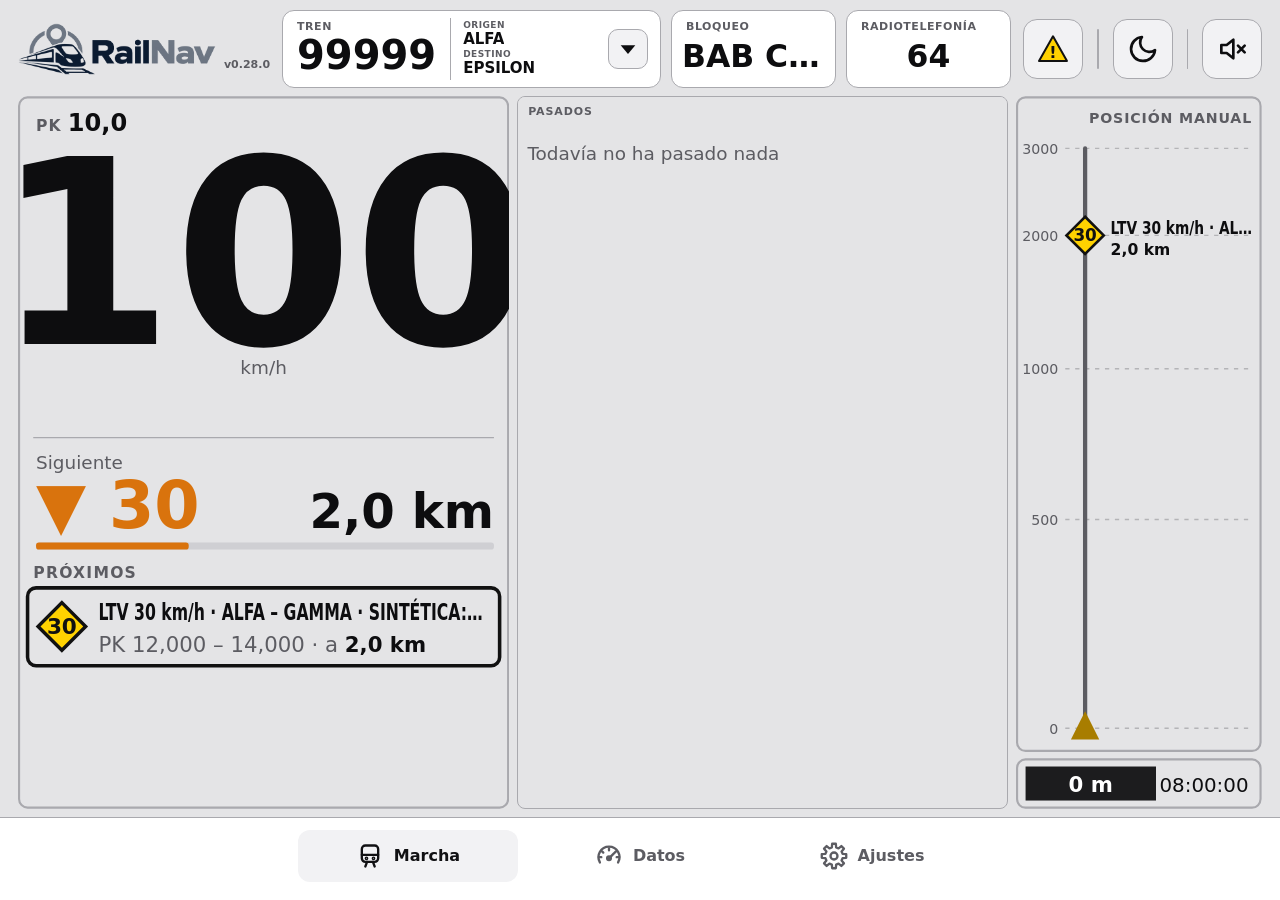
<file: index.html>
<!DOCTYPE html>
<html lang="es">
<head>
<meta charset="utf-8">
<title>RailNav</title>
<meta name="viewport" content="width=device-width, initial-scale=1, viewport-fit=cover, user-scalable=no">
<meta name="description" content="Hoja de ruta y LTV para el maquinista. Servicio no oficial ni homologado por la AESF.">
<meta name="theme-color" content="#0a0a0b">
<meta name="apple-mobile-web-app-capable" content="yes">
<meta name="mobile-web-app-capable" content="yes">
<meta name="apple-mobile-web-app-status-bar-style" content="black-translucent">
<meta name="apple-mobile-web-app-title" content="RailNav">
<link rel="manifest" href="manifest.webmanifest">
<link rel="apple-touch-icon" href="img/apple-touch-icon.png">
<link rel="icon" type="image/png" sizes="192x192" href="img/icon-192.png">
<link rel="stylesheet" href="css/app.css">
<script>
  // Tema antes de pintar, para que no parpadee.
  try { const t = JSON.parse(localStorage.getItem("railnav.tema")); if (t) document.documentElement.dataset.theme = t; } catch (e) {}
  // App instalada en la pantalla de inicio: la barra de estado del iPad va encima.
  if (navigator.standalone || matchMedia("(display-mode: standalone)").matches) document.documentElement.classList.add("instalada");
  // Disposición de la pantalla (Ajustes → Pantalla): teléfono o tablet; «auto» según el tamaño.
  try {
    const d = JSON.parse(localStorage.getItem("railnav.pantalla")) || "auto";
    document.documentElement.dataset.disp = d !== "auto" ? d : Math.min(screen.width, screen.height) < 600 ? "telefono" : "tablet";
  } catch (e) { document.documentElement.dataset.disp = Math.min(screen.width, screen.height) < 600 ? "telefono" : "tablet"; }
</script>
</head>
<body class="app">
<div class="w"><div class="row">
<div class="menu">
  <div class="brand" id="brand"></div>
  <div class="herr">
   <nav class="nav"><button id="m-marcha" aria-label="Pantalla de marcha" data-l="Marcha"></button><button id="m-datos" aria-label="Datos del tren" data-l="Datos"></button><button id="m-ajustes" aria-label="Ajustes" data-l="Ajustes"></button></nav>
   <div class="mb"><button id="m-tf" class="m-tf" aria-label="Telefonemas" title="Telefonemas"><svg viewBox="0 0 48 48" width="30" height="30" aria-hidden="true"><polygon points="24,5 45,42 3,42" fill="#ffd200" stroke="#111" stroke-width="3" stroke-linejoin="round"/><text x="24" y="38" font-size="24" font-weight="800" text-anchor="middle" fill="#111">!</text></svg><span id="tf-n" class="tf-n" hidden></span></button><span class="sep tf-sep" aria-hidden="true"></span><button id="m-tema" aria-label="Tema día o noche"></button><span class="sep" aria-hidden="true"></span><button id="m-mute" aria-label="Silenciar" aria-pressed="false"></button></div>
  </div>
</div>
<div class="info" aria-live="polite">
  <div class="ic ic-tren"><small>Tren</small><b id="in-tren">—</b><span id="in-ruta" class="ic-r"></span><span class="ic-od" id="in-od" hidden><span><i>Origen</i><span id="in-ori" class="od-v"></span></span><span><i>Destino</i><span id="in-des" class="od-v"></span></span></span><button id="in-ficha" class="ic-tg" aria-expanded="false" aria-controls="pop-ficha" aria-label="Ver los datos del tren" title="Datos del tren" hidden></button></div>
  <div class="ic ic-bq"><small>Bloqueo</small><b id="in-bq">—</b></div>
  <div class="ic ic-rd"><small><span class="larga">Radiotelefonía</span><span class="corta">Radio</span></small><b id="in-rd">—</b></div>
</div>
<!-- Datos del tren: desplegable flotante desde el cuadro «Tren», en todas las pantallas (v0.20.2) -->
<div id="pop-ficha" class="pop-ficha" role="dialog" aria-label="Datos del tren" hidden><div id="kv" class="ficha"></div></div>
<!-- Telefonemas: desplegable desde el triángulo, como el de los datos del tren -->
<div id="pop-tf" class="pop-ficha pop-tf" role="dialog" aria-label="Telefonemas" hidden>
  <div class="tf-cab"><h2>Telefonemas</h2><span id="tf-tren" class="tf-tren"></span></div>
  <button id="tf-nuevo" class="tf-nuevo">+ Nuevo telefonema</button>
  <datalist id="tf-emisores"></datalist>
  <div id="tf-lista"></div>
  <div class="tf-exp"><button id="tf-csv-exp">Exportar CSV para la empresa</button><button id="tf-compartir">Compartir el registro (texto)</button></div>
  <p class="tf-nota">Los telefonemas se guardan 30 días en este dispositivo y luego se borran solos. El CSV lleva todos los guardados, de todas las rutas.</p>
</div>
<!-- Importar una copia: lo que trae, para elegir qué se incorpora -->
<div id="imp" class="modal" hidden>
 <div class="modal-c tf-modal-c" role="dialog" aria-modal="true" aria-labelledby="imp-t">
  <div class="modal-cab"><h2 id="imp-t">Importar una copia</h2><button id="imp-x" class="modal-x" aria-label="Cerrar">×</button></div>
  <div id="imp-cab" class="imp-cab"></div>
  <div id="imp-lista"></div>
  <div id="imp-err" class="tf-err" role="alert"></div>
  <div class="tf-bot modal-bot"><button id="imp-si" class="pri">Incorporar lo marcado</button><button id="imp-no">Cancelar</button></div>
 </div>
</div>
<!-- Información legal: condiciones, privacidad y contacto -->
<div id="legal" class="modal" hidden>
 <div class="modal-c tf-modal-c" role="dialog" aria-modal="true" aria-labelledby="legal-t">
  <div class="modal-cab"><h2 id="legal-t">Información legal</h2><button id="legal-x" class="modal-x" aria-label="Cerrar">×</button></div>
  <div class="tabs" id="tabs-legal"><button data-legal="condiciones">Condiciones</button><button data-legal="privacidad">Privacidad</button><button data-legal="contacto">Contacto</button></div>
  <div id="legal-txt"></div>
 </div>
</div>
<!-- Pictogramas de los avisos: editor en ventana flotante (Ajustes → Editar pictogramas) -->
<div id="pictos" class="modal" hidden>
 <div class="modal-c tf-modal-c pictos-c" role="dialog" aria-modal="true" aria-labelledby="pictos-t">
  <div class="modal-cab"><h2 id="pictos-t">Pictogramas de los avisos</h2><button id="pictos-x" class="modal-x" aria-label="Cerrar">×</button></div>
  <div class="g">
   <div class="pn"><div class="sec-ley">Avisos de la pantalla de marcha: salen de la hoja de ruta y, los marcados DLTV, del documento de LTV. Se pueden editar.</div><div id="grid"></div><button id="nw">Nuevo</button><button id="du">Duplicar</button><button id="de">Eliminar</button></div>
   <div class="pn" id="ed"></div>
  </div>
  <div class="pn"><b>JSON de pictogramas</b><br><button id="ex">Exportar</button><button id="im">Aplicar JSON</button><button id="rr">Restaurar</button><textarea id="js" spellcheck="false" style="margin-top:8px"></textarea></div>
 </div>
</div>
<div id="dlsel" class="modal" hidden>
 <div class="modal-c dlsel-c" role="dialog" aria-modal="true" aria-labelledby="dlsel-t">
  <div class="modal-cab"><h2 id="dlsel-t">Seleccionar LTV</h2><button class="modal-x" data-dlsel="fin" aria-label="Cerrar">×</button></div>
  <div id="dl-sel" class="dl-sel"></div>
  <div id="dlsel-l" class="dlsel-l"></div>
 </div>
</div>
<div id="rev" class="modal" hidden>
 <div class="modal-c" role="dialog" aria-modal="true" aria-labelledby="rev-t">
  <h2 id="rev-t">Estado de la LTV</h2>
  <div id="rev-d" class="rev-d"></div>
  <label class="rev-v" id="rev-vl">Velocidad para este tren<span><input id="rev-v" type="text" inputmode="numeric" pattern="[0-9]*" maxlength="3" autocomplete="off"><b>km/h</b></span></label>
  <div class="rev-b">
   <button id="rev-si" class="pri">Aplica</button>
   <button id="rev-no">No aplica</button>
  </div>
  <div class="rev-b2"><button id="rev-quitar">Volver a «a revisar»</button><button id="rev-x">Cancelar</button></div>
  <div class="rev-nota">La decisión es tuya: se guarda en este dispositivo, solo para esta ruta, y el DLTV no cambia. Si aplica, cuenta en la velocidad máxima de la marcha; si no aplica (p. ej. una vía de apartado), deja de avisarse y no baja la velocidad.</div>
 </div>
</div>
<div id="tf-modal" class="modal tf-modal" hidden>
 <div class="modal-c tf-modal-c" role="dialog" aria-modal="true" aria-labelledby="tf-titulo">
  <form id="tf-form" class="tf-form" hidden autocomplete="off">
   <input type="hidden" id="tf-id">
   <h2 id="tf-titulo" class="tf-titulo"></h2>
   <label class="tf-meta"><span>Código</span><select id="tf-cod"></select></label>
   <div id="tf-sit" class="tf-sit tf-meta"></div>
   <div class="tf-2 tf-meta">
    <label>Número<input id="tf-num" type="number" inputmode="numeric" min="1" max="9999" required></label>
    <label>Hora<input id="tf-hora" type="time" required></label>
   </div>
   <label class="tf-meta">Emisor<input id="tf-emisor" list="tf-emisores" placeholder="p.e. RC CTC"></label>
   <label class="tf-meta">Receptor<input id="tf-receptor" placeholder="Maquinista …"></label>
   <div class="seg tf-meta tf-es" role="radiogroup" aria-label="Establece o suprime">
    <label><input type="radio" name="tf-tipo" value="ltv" checked>Establecida</label>
    <label><input type="radio" name="tf-tipo" value="suprime">Suprimida</label>
   </div>
   <div class="tf-lugar">
    <div class="tf-2">
     <label><span id="tf-v-l">Velocidad</span><span class="tf-u"><input id="tf-v" type="number" inputmode="numeric" min="1" max="400" placeholder="km/h"><b>km/h</b></span></label>
     <label><span>Vía(s)</span><input id="tf-via" placeholder="p. ej. I, II"></label>
    </div>
    <div class="tf-2">
     <label><span id="tf-pki-l">PK inicio</span><input id="tf-pki" inputmode="decimal" placeholder="p. ej. 45,3"></label>
     <label><span>PK final</span><input id="tf-pkf" inputmode="decimal" placeholder="p. ej. 46,1"></label>
    </div>
    <label><span id="tf-esti-l">Estación inicio</span><select id="tf-esti"></select></label>
    <label><span id="tf-estf-l">Estación final</span><select id="tf-estf"></select></label>
    <label><span id="tf-causa-l">Causa</span><input id="tf-causa" placeholder="p. ej. estado de la vía"></label>
    <div id="tf-donde" class="tf-r"></div>
   </div>
   <div class="tf-ltv">
    <div class="tf-t">Señalización</div>
    <div class="seg" role="radiogroup" aria-label="Señalización">
     <label><input type="radio" name="tf-sen" value="si" checked>Señalizada</label>
     <label><input type="radio" name="tf-sen" value="no">Sin señalizar</label>
    </div>
    <div class="tf-t">¿Supone CSV?</div>
    <div class="seg" role="radiogroup" aria-label="Supone CSV">
     <label><input type="radio" name="tf-csvr" value="si">Sí</label>
     <label><input type="radio" name="tf-csvr" value="no" checked>No</label>
    </div>
   </div>
   <div id="tf-lit" class="tf-lit tf-meta" aria-live="polite"></div>
   <label class="tf-otro"><span id="tf-msg-l">Información adicional</span><textarea id="tf-msg" rows="3" placeholder="Otras informaciones a tener en cuenta"></textarea></label>
   <label class="tf-pend tf-meta"><input type="checkbox" id="tf-pend">Pendiente: lo cumplimenta el relevo</label>
   <label class="tf-meta">Firma<input id="tf-firma" placeholder="Apellido del emisor" autocapitalize="words"></label>
   <div id="tf-err" class="tf-err" role="alert"></div>
   <div class="tf-bot"><button type="submit" id="tf-guardar">Guardar</button><button type="button" id="tf-cancelar">Cancelar</button></div>
  </form>
 </div>
</div>
<div id="conf" class="modal" hidden>
 <div class="modal-c conf-c" role="alertdialog" aria-modal="true" aria-labelledby="conf-t" aria-describedby="conf-m">
  <h2 id="conf-t"></h2>
  <p id="conf-m" class="conf-m"></p>
  <input id="conf-in" class="conf-in" type="text" autocomplete="off" hidden>
  <div class="rev-b"><button id="conf-no">Cancelar</button><button id="conf-si" class="pri"></button></div>
 </div>
</div>
<div class="vw">
 <!-- Pantalla de marcha -->
 <div id="v-marcha">
  <div id="aviso-ruta" class="aviso-ruta" role="alert" hidden>Esta ruta se generó con una versión anterior de RailNav y sus velocidades pueden ir desplazadas una fila. <b>Vuelve a generarla</b> desde los PDF en Ajustes.</div>
  <div class="scr">
   <div class="sup">
    <svg id="sa" viewBox="3.25 3.25 346.5 433.5" aria-label="Velocidad y avisos"></svg>
    <svg id="sc" viewBox="595.25 3.25 256.5 433.5" aria-label="Línea de tiempo: arrastra para mover el tren"></svg>
   </div>
   <div class="hist" id="hist" aria-label="Avisos pasados"><div id="hist-l"></div></div>
   <!-- Teléfono: los mismos datos en piezas que se leen a ese tamaño -->
   <div id="mv-vel" class="mv-vel" aria-label="Velocidad"></div>
   <div id="mv-prox" class="mv-prox" aria-label="Próximos avisos"></div>
   <svg id="mv-linea" class="mv-linea" aria-label="Línea de tiempo: arrastra para mover el tren"></svg>
   <div id="mv-odo" class="mv-odo"></div>
  </div>
  <div class="pie">
   <div id="simbar" class="simbar" hidden>
    <span class="sb-t">Simulación</span>
    <span class="sb-tr" role="group" aria-label="Reproducción">
     <button id="sb-ini" aria-label="Al principio de la ruta" title="Principio"></button>
     <button id="sb-atr" aria-label="Rebobinar 1 km" title="Rebobinar 1 km"></button>
     <button id="sb-play" aria-label="Marcha" title="Marcha"></button>
     <button id="sb-pausa" aria-label="Pausa" title="Pausa"></button>
     <button id="sb-ade" aria-label="Adelantar 1 km" title="Adelantar 1 km"></button>
     <button id="sb-fin" aria-label="Al final de la ruta" title="Final"></button>
    </span>
    <span class="sb-f" role="group" aria-label="Velocidad de la simulación"><button data-f="1">×1</button><button data-f="10">×10</button><button data-f="40">×40</button><button data-f="100">×100</button></span>
   </div>
  </div>
 </div>
 <!-- Datos -->
 <div id="v-datos" hidden>
  <div class="pn">
   <div class="hj-top"><div class="tabs" id="tabs"><button data-t="hoja" class="on">Hoja de ruta</button><button data-t="dltv">DLTV</button><button data-t="cvm">CVM</button></div><button id="hj-aqui" aria-label="Ir a la posición actual" title="Posición actual"></button></div>
   <div id="t-hoja">
    <div class="hj-w" id="hj-w"><table id="tb" class="hj"></table></div>
   </div>
   <div id="t-cvm" hidden><div id="cv" class="cv"></div></div>
   <div id="t-dltv" hidden>
    <div class="dl-top"><div class="hj-ley" id="dl-cab"></div><div class="dl-bts"><button id="dl-selb" class="dl-selb dl-ico" data-dlsel="modo" aria-label="Seleccionar LTV" title="Seleccionar LTV"><svg viewBox="0 0 24 24" width="26" height="26" fill="none" stroke="currentColor" stroke-width="2" stroke-linecap="round" stroke-linejoin="round" aria-hidden="true"><rect x="3.5" y="3.5" width="17" height="17" rx="3.5"/><path d="M8 12.5l3 3 5.5-6.5"/></svg></button><button class="ltvm-mas dl-ico" data-ltvman="nueva" aria-label="Añadir LTV" title="Añadir LTV"><svg viewBox="0 0 24 24" width="26" height="26" fill="none" stroke="currentColor" stroke-width="2.8" stroke-linecap="round" aria-hidden="true"><path d="M12 5v14M5 12h14"/></svg></button></div></div>
    <div id="dl-man"></div>
    <div class="hj-w" id="dl-w"><table id="dl" class="hj dlc"></table></div>
   </div>
  </div>
 </div>
 <!-- Ajustes -->
 <div id="v-ajustes" hidden>
  <section class="pn aj">
   <h2 data-i="doc">Nueva ruta</h2>
   <div class="cargas">
    <label class="carga"><span class="carga-i" data-i="doc"></span><span><b>Hoja de ruta</b><small class="carga-n" data-vacio="Elegir PDF">Elegir PDF</small></span><input id="f-hoja" type="file" accept="application/pdf,.pdf"></label>
    <label class="carga"><span class="carga-i" data-i="ltv"></span><span><b>DLTV de la semana</b><small class="carga-n" data-vacio="Elegir PDF">Elegir PDF</small></span><input id="f-dltv" type="file" accept="application/pdf,.pdf"></label>
    <label class="carga"><span class="carga-i" data-i="doc"></span><span><b>CVM</b><small class="carga-n" data-vacio="Elegir PDF">Elegir PDF</small></span><input id="f-cvm" type="file" accept=".pdf,application/pdf,.json,application/json" multiple></label>
   </div>
   <div id="cvm-lista" class="cvm-lista"></div>
   <label class="fila" id="fila-prevalece" hidden><span>Si la hoja y el CVM no coinciden<small>Se aplica al generar la ruta</small></span><select id="sel-prevalece"><option value="restrictiva">La más restrictiva</option><option value="hoja">La hoja de ruta</option><option value="cvm">El CVM</option></select></label>
   <label class="fila"><span>Cruzar con</span><select id="sel-dltv"></select></label>
   <button id="b-generar" class="pri ancho" disabled>Generar ruta</button>
   <div id="gen-msg" class="gen-msg" aria-live="polite"></div>
   <div id="gen-tramos" class="tr-rev" hidden></div>
  </section>
  <section class="pn aj">
   <h2 data-i="rutas">Rutas guardadas</h2>
   <div id="rutas"></div>
   <div class="botones">
    <label class="boton"><input id="f-ruta" type="file" accept=".json,application/json" multiple>Cargar paquete</label>
    <button id="b-demo">Ruta de demostración</button>
   </div>
   <div id="msg-rutas" class="note"></div>
  </section>
  <section class="pn aj">
   <h2 data-i="pin">Posición del tren</h2>
   <div class="seg" role="radiogroup" aria-label="De dónde sale la posición">
    <label><input type="radio" name="modo" value="manual">Manual</label>
    <label><input type="radio" name="modo" value="simulacion">Simulación</label>
    <label id="op-gps"><input type="radio" name="modo" value="gps">GPS</label>
   </div>
   <div id="desc-modo" class="seg-desc"></div>
   <div id="est-gps" class="estado"></div>
   <div id="geo-info" class="geo-info"></div>
   <button id="b-geo">Preparar el GPS de esta ruta</button>
   <div id="geo-msg" class="gen-msg" aria-live="polite"></div>
   <label class="sw" id="op-simgps"><span>GPS simulado<small>Un tren ficticio con errores y túneles, para probar en casa</small></span><input type="checkbox" role="switch"></label>
   <label class="fila sub"><span>Velocidad del tiempo</span><select id="sel-simgps"><option value="1">Real</option><option value="5">×5</option><option value="10">×10</option><option value="20">×20</option></select></label>
   <label class="sw"><span>Grabar recorrido<small id="est-grabar" class="estado">Para medir la precisión en un viaje</small></span><input type="checkbox" id="op-grabar" role="switch"></label>
   <div id="recorridos"></div>
   <details class="mas" id="prueba-cvm"><summary>Ruta de prueba desde el CVM</summary>
    <div class="sec-ley">Sin hoja de ruta: los PK, la V Max, los CSV, las VME, el bloqueo y la radio salen del CVM que has cargado y, si has elegido un DLTV, se cruzan sus LTV. No lleva horario ni paradas. <b>Solo para pruebas.</b></div>
    <label class="fila"><span>Línea</span><select id="pc-linea"></select></label>
    <label class="fila"><span>Desde</span><select id="pc-desde"></select></label>
    <label class="fila"><span>Hasta</span><select id="pc-hasta"></select></label>
    <label class="fila"><span>Tipo de tren<small>Columna del CVM</small></span><select id="pc-tipo"><option value="n">N</option><option value="a">A</option><option value="b">B</option></select></label>
    <label class="fila"><span>Velocidad máxima del tren<small>Vacío: la del CVM</small></span><input id="pc-tope" type="number" inputmode="numeric" min="10" max="400" step="5" placeholder="km/h"></label>
    <button id="pc-generar" class="pri ancho">Generar y abrir</button>
    <div id="pc-msg" class="gen-msg" aria-live="polite"></div>
   </details>
   <details class="mas"><summary>Cómo funciona el GPS</summary>
    <div class="note">El trazado de la vía sale de OpenStreetMap (© colaboradores de OpenStreetMap, licencia ODbL), con las estaciones de la hoja como referencia de los PK. Las rutas conocidas ya lo traen; para una nueva se prepara una vez con conexión y luego funciona sin ella. Sin lecturas buenas, la app avisa «posición no fiable». Un iPad solo Wi-Fi no tiene GPS: toma la posición de las redes Wi-Fi cercanas.</div>
   </details>
  </section>
  <section class="pn aj">
   <h2 data-i="campana">Durante la marcha</h2>
   <label class="sw"><span>Avisos sonoros<small id="desc-sonar"></small></span><input type="checkbox" id="op-sonar" role="switch"></label>
   <button id="b-probar-aviso">Escuchar los avisos</button>
   <label class="sw"><span>Adelanto o retraso<small>Respecto al horario de la hoja</small></span><input type="checkbox" id="op-desvio" role="switch"></label>
   <label class="sw lon"><span>Longitud del tren<small id="desc-longitud"></small></span><span class="lon-c"><input type="text" id="op-longitud" inputmode="numeric" pattern="[0-9]*" maxlength="4" autocomplete="off" placeholder="0" aria-label="Longitud del tren en metros"><b>m</b></span></label>
  </section>
  <section class="pn aj">
   <h2 data-i="pantalla">Pantalla</h2>
   <div class="seg" role="radiogroup" aria-label="Disposición">
    <label><input type="radio" name="pantalla" value="auto">Automática</label>
    <label><input type="radio" name="pantalla" value="telefono">Teléfono</label>
    <label><input type="radio" name="pantalla" value="tablet">Tablet</label>
   </div>
   <div id="est-pantalla" class="seg-desc"></div>
   <details class="mas"><summary>Bordes de la pantalla</summary>
    <div class="ajb"><span>Panel superior</span><button data-aj="sup" data-d="-4" aria-label="Menos">−</button><b id="aj-sup"></b><button data-aj="sup" data-d="4" aria-label="Más">+</button></div>
    <div class="ajb"><span>Panel inferior</span><button data-aj="inf" data-d="-4" aria-label="Menos">−</button><b id="aj-inf"></b><button data-aj="inf" data-d="4" aria-label="Más">+</button></div>
    <button id="aj-rest">Restablecer</button>
   </details>
   <label class="sw"><span>Pantalla siempre encendida<small id="est-despierto" class="estado"></small></span><input type="checkbox" id="op-despierto" role="switch"></label>
  </section>
  <section class="pn aj">
   <h2 data-i="tabla">Tablas de tramos</h2>
   <div class="sec-ley">La línea de ADIF de cada tramo, para cruzar la hoja con el DLTV. Se crean al generar una ruta nueva (la app propone las líneas y tú las confirmas) o se cargan de un archivo.</div>
   <details class="mas" id="tablas-d"><summary id="tablas-n">Tablas</summary><div id="tablas"></div></details>
   <div id="tabla-ed" class="tr-rev" hidden></div>
   <div class="botones"><label class="boton"><input id="f-tabla" type="file" accept=".json,application/json">Cargar tabla</label></div>
   <div id="msg-tablas" class="gen-msg" aria-live="polite"></div>
  </section>
  <section class="pn aj">
   <h2 data-i="pictos">Pictogramas</h2>
   <div class="sec-ley">Los avisos de la pantalla de marcha: forma, colores, distancia de aviso y mensaje.</div>
   <div class="botones copia"><button id="oi">Editar pictogramas</button><button id="b-pic-reset">Restablecer</button></div>
   <div id="msg-pic" class="gen-msg" aria-live="polite"></div>
  </section>
  <section class="pn aj">
   <h2 data-i="almacen">Tus datos</h2>
   <div id="datos-res" class="sec-ley"></div>
   <div id="datos-cad" class="caduca-aviso" role="status" hidden></div>
   <div class="botones copia">
    <button id="b-copia">Descargar copia de seguridad</button>
    <label class="boton"><input id="f-copia" type="file" accept=".json,application/json">Importar una copia</label>
   </div>
   <button id="b-borrar-todo" class="peligro ancho">Borrar todos los datos</button>
   <div id="msg-datos" class="gen-msg" aria-live="polite"></div>
   <div class="note">Todo se guarda solo en este dispositivo. La copia es un solo archivo: sirve para cambiar de dispositivo, pasar rutas, DLTV, CVM o tablas de tramos a un compañero o enviarla al desarrollo de la app. Al importarla eliges qué se incorpora.</div>
  </section>
  <section class="pn aj">
   <h2 data-i="legal">Información legal</h2>
   <div class="botones legal-b">
    <button data-legal="condiciones">Condiciones de uso</button>
    <button data-legal="privacidad">Privacidad</button>
    <button data-legal="contacto">Contacto</button>
   </div>
  </section>
  <div id="acerca" class="acerca"></div>
 </div>
 <!-- Pictogramas -->
</div>
</div></div>
<script type="module" src="js/main.js"></script>
</body>
</html>
</file>
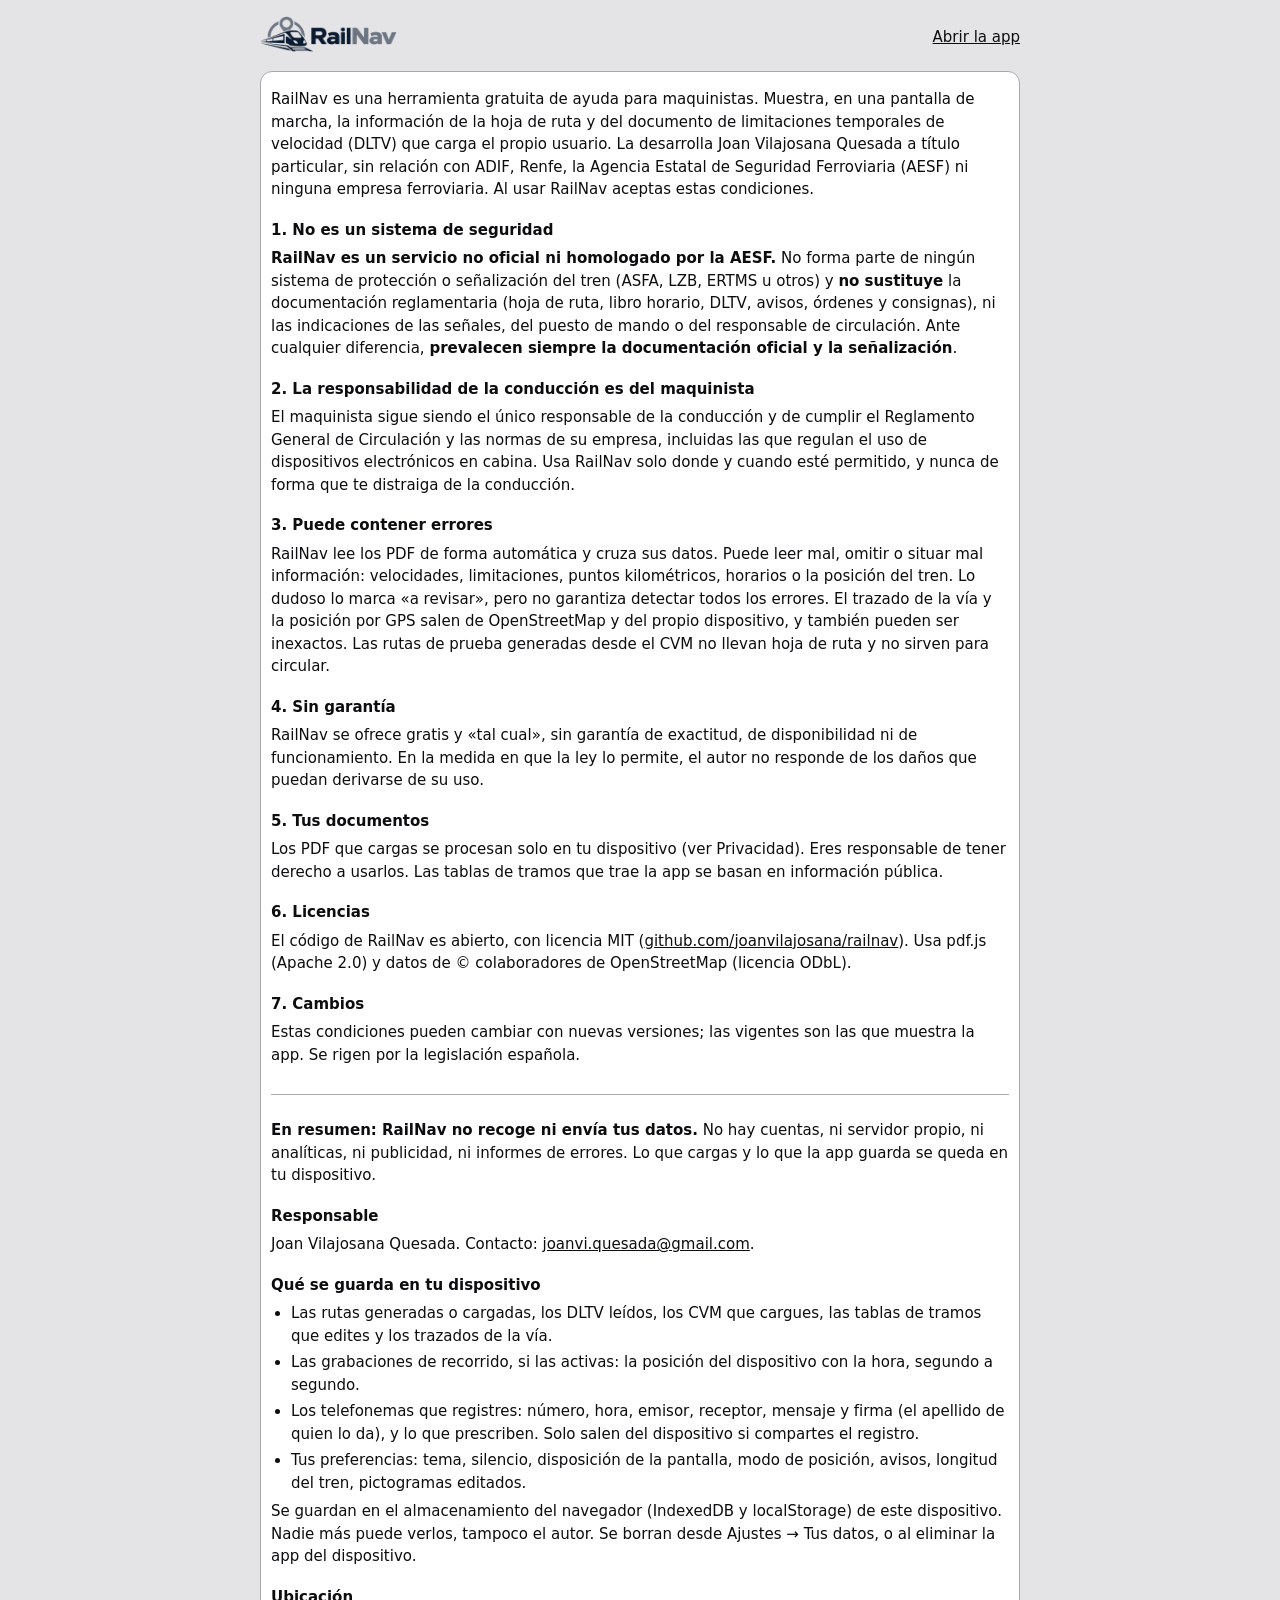
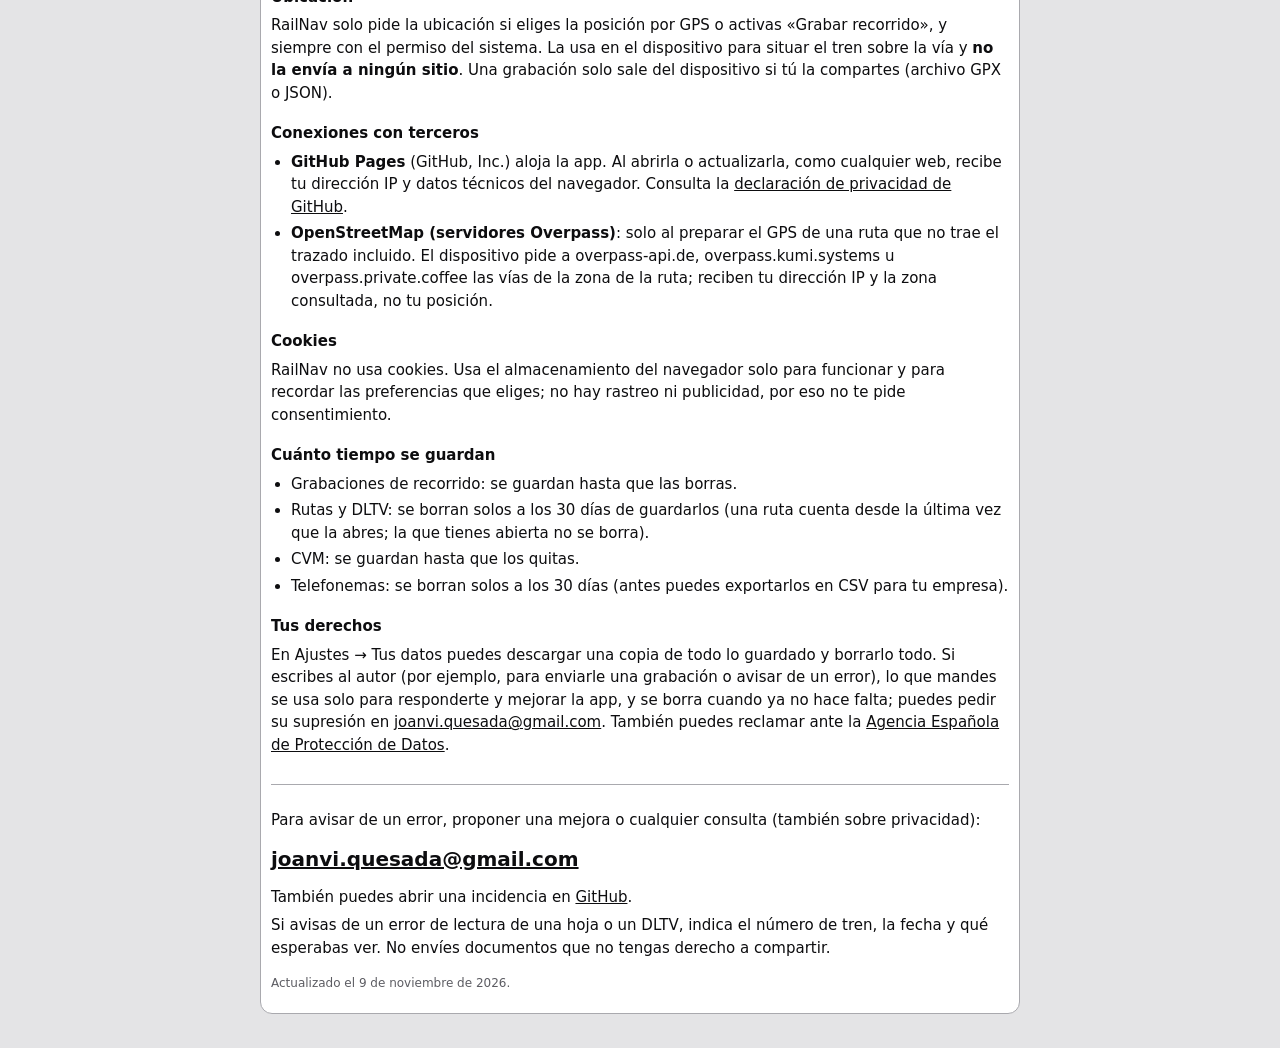
<file: legal.html>
<!DOCTYPE html>
<html lang="es">
<head>
<meta charset="utf-8">
<title>RailNav · Información legal</title>
<meta name="viewport" content="width=device-width, initial-scale=1, viewport-fit=cover">
<meta name="description" content="Condiciones de uso, privacidad y contacto de RailNav. Servicio no oficial ni homologado por la AESF.">
<meta name="theme-color" content="#0a0a0b">
<link rel="icon" type="image/png" sizes="192x192" href="img/icon-192.png">
<link rel="stylesheet" href="css/app.css">
<style>
  html,body{overflow:auto;height:auto}
  body{padding:calc(16px + env(safe-area-inset-top,0px)) 16px calc(24px + env(safe-area-inset-bottom,0px));user-select:text;-webkit-user-select:text}
  main{max-width:760px;margin:0 auto}
  .cab{display:flex;align-items:center;justify-content:space-between;gap:12px;margin-bottom:14px}
  .cab img{height:36px}
  .cab a{color:var(--tx)}
</style>
</head>
<body>
<main>
  <div class="cab"><a href="./" aria-label="Abrir RailNav"><img class="lg-d" src="img/logo_horizontal_dia.png" alt="RailNav"><img class="lg-n" src="img/logo_horizontal_noche.png" alt="RailNav"></a><a href="./">Abrir la app</a></div>
  <div id="legal" class="pn"></div>
</main>
<script type="module">
  import { htmlLegal } from "./js/legal.js";
  document.getElementById("legal").innerHTML = htmlLegal();
</script>
</body>
</html>
</file>
<file: css/app.css>
:root{--bg:#e4e4e6;--ln:#a9a9ae;--tx:#0d0d0f;--gy:#5c5c62;--disc:#1c1c1e;--dt:#fff;--blu:#8e8e93;--blu2:#cfcfd3;--yl:#a87d00;--bt:#d1d1d6;--pn:#fff;--in:#f2f2f4;--ac:#111113;--lt:#d92d20;--dn:#d9730d;--up:#12805c;--sobre-ac:#fff;box-sizing:border-box;padding-top:env(safe-area-inset-top,0px);padding-bottom:env(safe-area-inset-bottom,0px)}
@media (prefers-color-scheme:dark){:root:not([data-theme="light"]){--bg:#0a0a0b;--ln:#3d3d42;--tx:#f2f2f4;--gy:#a1a1a8;--disc:#e5e5ea;--dt:#000;--blu:#636366;--blu2:#3a3a3e;--yl:#e6e600;--bt:#2c2c2e;--pn:#1c1c1e;--in:#111113;--ac:#f2f2f4;--lt:#ff5a4d;--dn:#ff9a3c;--up:#3fc28f;--sobre-ac:#000}
}
:root[data-theme="dark"]{--bg:#0a0a0b;--ln:#3d3d42;--tx:#f2f2f4;--gy:#a1a1a8;--disc:#e5e5ea;--dt:#000;--blu:#636366;--blu2:#3a3a3e;--yl:#e6e600;--bt:#2c2c2e;--pn:#1c1c1e;--in:#111113;--ac:#f2f2f4;--lt:#ff5a4d;--dn:#ff9a3c;--up:#3fc28f;--sobre-ac:#000}
*{box-sizing:border-box}
body{margin:0;overflow:hidden;background:var(--bg);color:var(--tx);font:15px/1.35 system-ui,-apple-system,"Segoe UI",sans-serif;padding:10px 18px}
.w{margin:0 auto;height:calc(100vh - 20px);height:calc(100dvh - 20px)}
.row{display:flex;flex-direction:column;gap:8px;align-items:stretch;height:100%}
.vw{flex:1;min-width:0;min-height:0;width:100%}
[hidden]{display:none!important}
#v-marcha,#v-datos,#v-ajustes{height:100%;overflow:auto;-webkit-overflow-scrolling:touch;overscroll-behavior:contain}
#v-marcha{display:flex;flex-direction:column}
#v-datos{display:flex;flex-direction:column;overflow:hidden}
#v-datos>.pn:last-child{flex:1;min-height:0;display:flex;flex-direction:column;margin-bottom:0}
#t-hoja,#t-dltv,#t-cvm{flex:1;min-height:0;display:flex;flex-direction:column}
#v-ajustes>.pn:last-child,#pictos .modal-c>.pn:last-child{margin-bottom:0}
.menu{display:flex;align-items:center;justify-content:space-between;gap:12px;width:100%}
.info{display:grid;grid-template-columns:repeat(3,minmax(0,1fr));gap:8px}
.ic{display:flex;align-items:center;justify-content:space-between;gap:10px;min-width:0;border:1.5px solid var(--ln);border-radius:10px;background:var(--pn);padding:6px 14px}
.ic small{flex:none;font-size:11px;font-weight:700;letter-spacing:.05em;text-transform:uppercase;color:var(--gy)}
.ic b{min-width:0;font-size:clamp(17px,2.3vw,26px);line-height:1.15;white-space:nowrap;overflow:hidden;text-overflow:ellipsis}
.ic b.vacio{color:var(--gy);font-weight:600}
.ic .corta{display:none}
.mb,.nav,.herr{display:flex;gap:10px;align-items:center}
.mv-vel,.mv-prox,.mv-linea,.mv-odo{display:none}
.mb .sep{width:1.5px;height:40px;background:var(--ln);margin:0 4px;border-radius:1px}

.brand{display:flex;align-items:center;gap:8px;min-width:0}
.brand b{font-size:clamp(16px,2.2vw,22px);letter-spacing:.01em}
.brand small{display:block;font-size:12px;color:var(--gy);font-weight:600}
.menu button{width:60px;height:60px;padding:0;margin:0;display:grid;place-items:center;border-radius:14px}
.menu button.mudo{color:#fff;background:var(--dn);border-color:var(--dn)}
.menu button.on{outline:3px solid var(--ac)}
.menu svg{width:32px;height:32px}
svg{display:block;font-family:inherit}
.scr{flex:1;min-height:0;display:grid;grid-template-columns:auto minmax(0,1fr) auto;gap:8px;container-type:size}
#sa,#sc{height:100%;width:auto;aspect-ratio:346.5/433.5}
#sc{aspect-ratio:256.5/433.5}
.hist{height:100%;align-self:stretch;border:1.5px solid var(--ln);border-radius:8px;overflow-y:scroll;font-size:calc(13 * var(--u, 1.45px));scrollbar-width:auto;scrollbar-color:var(--blu) transparent}
.hist::-webkit-scrollbar{width:10px}
.hist::-webkit-scrollbar-thumb{background:var(--blu);border-radius:6px}
.hist::-webkit-scrollbar-track{background:color-mix(in srgb,var(--blu2) 40%,transparent);border-radius:6px}
.hr{display:flex;gap:.7em;align-items:center;padding:.5em .5em .5em .3em;border-bottom:1px solid color-mix(in srgb,var(--ln) 60%,transparent)}
.hr svg{flex:none;width:2.15em;height:2.15em}
.hr b{display:block;font-weight:400;line-height:1.2}
.hr small{display:block;font-size:.85em;color:var(--gy);margin-top:.15em}
.hist .vac{padding:1em .5em;color:var(--gy)}
.note{font-size:11px;opacity:.75;margin-top:8px}
.g{display:grid;grid-template-columns:minmax(0,1fr) minmax(0,1fr);gap:10px}
@media (max-width:720px){.g{grid-template-columns:1fr}
}
.pn{background:var(--pn);border:1px solid var(--ln);border-radius:12px;padding:10px;margin-bottom:10px}
h2{font-size:16px;margin:0 0 6px}
#grid{display:grid;grid-template-columns:repeat(auto-fill,minmax(92px,1fr));gap:8px}
.c{border:1px solid var(--ln);border-radius:10px;padding:8px 4px;text-align:center;font-size:12px;cursor:pointer}
.c.on{outline:3px solid var(--ac)}
.c svg{margin:0 auto 4px}
label{display:block;font-size:12px;color:var(--gy);margin-top:8px}
input,select,textarea,button{font:inherit;color:var(--tx);background:var(--in);border:1px solid var(--ln);border-radius:8px;padding:7px 9px;width:100%}
input[type=color]{padding:2px;height:36px}
.r3{display:grid;grid-template-columns:1fr 1fr 1fr;gap:8px}
button{cursor:pointer;width:auto;margin:6px 6px 0 0}
textarea{min-height:90px;font:12px/1.3 ui-monospace,Menlo,monospace}
.pv{display:flex;align-items:center;gap:12px;padding:8px;border:1px dashed var(--ln);border-radius:10px}
table{border-collapse:collapse;width:100%;font-size:13px}
td,th{padding:5px 6px;border-bottom:1px solid var(--ln);text-align:left}

@media (max-width:600px){.ic .larga{display:none}
.ic .corta{display:inline}
.menu{flex-wrap:wrap;justify-content:center;gap:6px}
.mb,.nav,.herr{justify-content:center;gap:6px}
.herr{flex-wrap:wrap}
.ic{flex-direction:column;align-items:flex-start;gap:0;padding:4px 8px}
.ic b{font-size:16px}
.menu button{width:46px;height:46px}
.menu svg{width:24px;height:24px}
.mb .sep{height:30px}
.brand img{height:30px!important}
}
.hj-top{display:flex;flex-wrap:wrap;align-items:center;justify-content:space-between;gap:8px;margin-bottom:8px}
.hj-top h2{margin:0}
.hj-top button{margin:0}
.hj-ley{display:flex;flex-wrap:wrap;gap:6px 14px;font-size:12px;color:var(--gy)}
.cv{overflow-y:auto;overflow-x:hidden;padding:4px 2px 16px}
.cv h3{margin:14px 0 6px;font-size:15px}
.cv-cab,.cv-nada{margin:6px 0;font-size:14px;color:var(--gy);overflow-wrap:anywhere}
.cv-it{display:flex;flex-direction:column;gap:2px;margin:6px 0;padding:10px 12px;border:1px solid var(--ln);border-radius:10px;overflow-wrap:anywhere}
.cv-it span{font-size:14px}
.cv-it small{font-size:12px;color:var(--gy)}
.cv-it.rv{border:1.5px dashed var(--dn)}
.cv-it.sin{opacity:.75}
.cv-mas{margin:8px 0}
.cv-mas summary{min-height:44px;display:flex;align-items:center;font-size:14px;color:var(--gy);cursor:pointer}
.hj-ley i{display:inline-block;width:14px;height:14px;border-radius:3px;vertical-align:-2px;margin-right:4px}
.hj-w{overflow:auto;flex:1;min-height:0;border:1.5px solid var(--ln);border-radius:10px;background:var(--pn)}
table.hj{border-collapse:separate;border-spacing:0;width:100%;font-size:14px;font-variant-numeric:tabular-nums}
.hj th{position:sticky;top:0;z-index:1;background:var(--disc);color:var(--dt);font-size:11px;font-weight:700;letter-spacing:.04em;text-transform:uppercase;padding:7px 8px;text-align:left;white-space:nowrap;border-bottom:0}
.hj td{padding:6px 8px;border-bottom:1px solid var(--ln);vertical-align:middle;white-space:nowrap}
.hj td.n{text-align:right}
.hj td.ce{text-align:center}
.hj .rep{color:color-mix(in srgb,var(--gy) 55%,transparent);font-weight:400}
.hj .nm{display:flex;align-items:center;gap:8px;font-weight:700;white-space:normal;min-width:150px}
.hj .nm svg{flex:none}
.hj .nm.sin{font-weight:400;color:var(--gy)}
.hj .vm{font-weight:700;font-size:16px}
.hj .cs{background:#28A0FF;color:#fff;border-radius:6px;padding:2px 8px;font-weight:700;display:inline-block}
.hj small{display:block;font-size:11px;color:var(--gy)}
.hj tr.nota td{padding:3px 8px 6px 46px;border-bottom:1px solid var(--ln);font-size:13px;white-space:normal}
.hj tr.nota span{display:inline-block;padding:2px 8px;border-radius:6px;background:var(--in);border:1px solid var(--ln)}
.hj tr.nota span.cs{background:#28A0FF;border-color:#28A0FF;color:#fff}
.hj tr.aqui td{background:color-mix(in srgb,var(--yl) 18%,transparent)}
.hj tr.aqui td:first-child{box-shadow:inset 4px 0 var(--yl)}
.hj tr.pg td{background:var(--in);color:var(--gy);font-size:11px;font-weight:700;letter-spacing:.04em;text-transform:uppercase;padding:4px 8px}
.kv2{display:grid;grid-template-columns:repeat(auto-fill,minmax(150px,1fr));gap:8px 16px}
.kv2 b{display:block;font-size:11px;font-weight:600;letter-spacing:.04em;text-transform:uppercase;color:var(--gy)}
.kv2 span{font-weight:700}
.tabs{display:flex;gap:6px;border-bottom:2px solid var(--ln);margin-bottom:10px}
.tabs button{margin:0 0 -2px;border:2px solid transparent;border-bottom:0;border-radius:10px 10px 0 0;background:transparent;font-weight:700;padding:8px 16px;color:var(--gy)}
.tabs button.on{background:var(--pn);border-color:var(--ln);color:var(--tx);border-bottom:2px solid var(--pn)}
.dl-res{display:inline-block;border-radius:6px;padding:2px 8px;font-size:12px;font-weight:700;white-space:nowrap}
.dl-res.ap{background:var(--lt);color:#fff}
.dl-res.rv{background:transparent;color:var(--dn);border:1.5px dashed var(--dn)}
.hj tr.por td{padding:2px 8px 7px 8px;font-size:12px;color:var(--gy);white-space:normal}
.hj td.tw{white-space:normal;min-width:160px}
.ficha{display:flex;flex-wrap:wrap;align-items:center;gap:10px 18px}
.tr-cab{display:flex;align-items:center;gap:12px;padding-right:18px;border-right:1.5px solid var(--ln)}
.tr-ico{display:grid;place-items:center;width:48px;height:48px;border-radius:12px;background:var(--disc);color:var(--dt)}
.tr-num{font-size:26px;font-weight:800;line-height:1.1}
.tr-cl{font-size:12px;font-weight:700;vertical-align:middle;padding:2px 8px;border-radius:20px;background:var(--in);border:1px solid var(--ln);color:var(--gy)}
.tr-ruta{font-weight:700;font-size:14px}
.tr-ruta span{color:var(--ac);padding:0 4px}
.tr-tiles{display:flex;flex-wrap:wrap;gap:8px;flex:1;min-width:0}
.tt{display:flex;align-items:center;gap:8px;padding:5px 10px 5px 6px;border:1px solid var(--ln);border-radius:10px;background:var(--in)}
.tt b{display:block;font-size:10px;font-weight:600;letter-spacing:.04em;text-transform:uppercase;color:var(--gy)}
.tt span{font-weight:700;font-size:14px}
.tl{display:grid;place-items:center;width:34px;height:34px;border-radius:8px;background:var(--pn);border:1px solid var(--ln);color:var(--tx)}
.tl.rv{color:var(--dn);border:1.5px dashed var(--dn);font-weight:800;font-size:18px}
@media (max-width:600px){.tr-cab{border-right:0;padding-right:0}
}
.sec-ley{font-size:12px;color:var(--gy);margin:-2px 0 10px}
.grid2{display:grid;grid-template-columns:repeat(auto-fill,minmax(92px,1fr));gap:8px}
.grid2 .c svg{color:var(--tx)}
.c .tag{display:block;margin:3px auto 0;width:max-content;font-size:9px;font-weight:700;letter-spacing:.05em;padding:0 5px;border-radius:4px;background:#ffd200;color:#111}
@media (max-aspect-ratio:5/4){.scr{flex:none;container-type:inline-size;grid-template-columns:346fr 280fr 256fr;gap:4px}
#sa,#sc{width:100%;height:auto}
.hist{height:0;min-height:100%;align-self:stretch;font-size:calc(13 * var(--u, 1.45px))}
}
/* Vertical (iPad e iPhone en vertical): arriba la velocidad y la línea de tiempo, una al lado
   de la otra y a todo el ancho; debajo, el historial con el resto de la pantalla. */
@media (max-aspect-ratio:4/5){
.scr{flex:1;min-height:0;container-type:normal;display:grid;grid-template-columns:minmax(0,1fr) minmax(0,1fr);grid-template-rows:auto minmax(0,1fr);grid-template-areas:"sa sc" "hi hi";gap:8px}
#sa{grid-area:sa}
#sc{grid-area:sc}
#sa,#sc{width:100%;height:auto;max-height:64vh}
.hist{grid-area:hi;height:auto;min-height:0}
}
/* Pantallas bajas (iPhone apaisado): cabecera compacta para dejar sitio a la marcha. */
@media (max-height:500px){
.row{gap:5px}
.menu{flex-wrap:nowrap!important;justify-content:space-between!important;gap:6px}
.menu button{width:38px;height:38px;border-radius:10px}
.menu svg{width:20px;height:20px}
.mb,.nav,.herr{gap:5px}
.mb .sep{height:24px}
.brand img{height:24px!important}
.brand .ver{font-size:10px}
.info{gap:5px}
.ic{flex-direction:row;align-items:center;padding:2px 10px}
.ic small{font-size:9px}
.ic b{font-size:16px}
.pie{margin-top:3px}
.pie-t{display:none}
}
.brand img{display:block;width:auto}
.brand .ver{align-self:flex-end;margin-bottom:2px;font-size:11px;font-weight:700;color:var(--gy)}
.lg-n{display:none!important}
:root[data-theme="dark"] .lg-d{display:none!important}
:root[data-theme="dark"] .lg-n{display:block!important}
@media (prefers-color-scheme:dark){:root:not([data-theme="light"]) .lg-d{display:none!important}
:root:not([data-theme="light"]) .lg-n{display:block!important}
}
.grid2 .c img{margin:9px auto 6px;max-width:88px;height:auto!important}
#v-datos,#v-ajustes{padding:0 14px}
.dlc td{padding:5px 8px}
.dlc td small{display:inline;margin-left:4px}
.dlc tr.por td{padding:0 8px 5px 8px;font-size:11.5px}
.dlc td.tw{white-space:nowrap;min-width:0}
.hj th.cc,.hj td.cc{text-align:center}
:root[data-theme="dark"] .tabs button{color:var(--gy);border-color:var(--ln);border-bottom:0;background:var(--in)}
:root[data-theme="dark"] .tabs button.on{background:var(--ac);border-color:var(--ac);color:var(--sobre-ac);border-bottom:2px solid var(--ac)}
:root[data-theme="dark"] .hj-top+div{border-top-color:var(--ac)!important}
@media (prefers-color-scheme:dark){:root:not([data-theme="light"]) .tabs button{color:var(--gy);border-color:var(--ln);border-bottom:0;background:var(--in)}
:root:not([data-theme="light"]) .tabs button.on{background:var(--ac);border-color:var(--ac);color:var(--sobre-ac);border-bottom:2px solid var(--ac)}
:root:not([data-theme="light"]) .hj-top+div{border-top-color:var(--ac)!important}
}
.dl-via{display:inline-block;border-radius:6px;padding:1px 6px;font-size:11px;font-weight:800;border:1.5px solid var(--lt);color:var(--lt);white-space:nowrap}
.hr small b.hv{display:inline;font-size:1em;font-weight:700;color:var(--lt)}
.vchip{display:inline-block;background:var(--in);color:var(--tx);border:1.3px solid var(--tx);font-weight:800;font-size:.85em;letter-spacing:.03em;padding:1px 7px;border-radius:5px;white-space:nowrap;vertical-align:1px}
.vrest{color:var(--tx);font-weight:700}

/* --- app (Fase 6) --- */
html,body{overscroll-behavior:none}
:root{--sup:calc(10px + env(safe-area-inset-top,0px));--inf:calc(10px + env(safe-area-inset-bottom,0px))}
/* App instalada (pantalla de inicio): la barra de estado del iPad (hora, wifi, batería) va
   encima de la app; se deja su alto (hasta 32 px) aunque Safari no lo indique, y aire. */
@media (display-mode:standalone){:root{--sup:calc(max(env(safe-area-inset-top,0px),20px) + 8px)}}
:root.instalada{--sup:calc(max(env(safe-area-inset-top,0px),20px) + 8px)}
body{-webkit-user-select:none;user-select:none;-webkit-tap-highlight-color:transparent;padding:calc(var(--sup) + var(--aj-sup,0px)) calc(18px + env(safe-area-inset-right,0px)) var(--inf) calc(18px + env(safe-area-inset-left,0px))}
:root{padding:0}
/* --extra: lo que iOS resta de más al alto de la pantalla en la app instalada (main.js). */
/* --aj-sup / --aj-inf: ajuste a mano (Ajustes → Pantalla → Bordes). */
/* La app ocupa exactamente la ventana: el cuerpo está fijo de borde a borde (top/bottom 0) y
   todo va dentro. Sin cálculos con 100vh/100dvh, que en el iPhone con la app instalada no
   coinciden con la pantalla (de ahí los huecos y la barra cortada). «Panel inferior» alarga el
   cuerpo hacia abajo (o lo sube, en negativo) si un iPhone concreto lo necesita. */
html:has(body.app){height:100%;overflow:hidden}
body.app{position:fixed;top:0;left:0;right:0;bottom:calc(0px - var(--aj-inf,0px));overflow:hidden}
body.app .w{height:100%}
button,input,select{touch-action:manipulation}
input,textarea,select,.hj td,.hj th{-webkit-user-select:text;user-select:text}
#sc{touch-action:none;cursor:ns-resize}
.pie{display:flex;align-items:center;justify-content:space-between;gap:12px;margin-top:6px;min-height:16px}
.pie-t{font-size:11px;opacity:.75;margin-left:auto;text-align:right}
.simbar{display:flex;align-items:center;gap:8px}
.simbar[hidden]{display:none}
.simbar button{margin:0;height:46px;min-width:52px;display:inline-flex;align-items:center;justify-content:center;gap:6px;border-radius:12px;font-weight:700}
.sb-t{font-size:11px;font-weight:800;letter-spacing:.06em;text-transform:uppercase;color:var(--gy)}
/* Reproductor de la simulación: seis botones juntos, como los de velocidad */
.sb-tr{display:inline-flex}
.sb-tr button{border-radius:0;margin-left:-1px;min-width:52px;padding:0}
.sb-tr button:first-child{border-radius:12px 0 0 12px;margin-left:0}
.sb-tr button:last-child{border-radius:0 12px 12px 0}
.sb-tr button.on,.sb-f button.on{background:var(--ac);border-color:var(--ac);color:#fff}
:root[data-theme="dark"] .sb-tr button.on,:root[data-theme="dark"] .sb-f button.on{color:var(--sobre-ac)}
@media (prefers-color-scheme:dark){:root:not([data-theme="light"]) .sb-tr button.on,:root:not([data-theme="light"]) .sb-f button.on{color:var(--sobre-ac)}}
.sb-f{display:inline-flex}
.sb-f button{border-radius:0;margin-left:-1px;min-width:56px}
.sb-f button:first-child{border-radius:12px 0 0 12px;margin-left:0}
.sb-f button:last-child{border-radius:0 12px 12px 0}
.pop{position:fixed;z-index:50;width:300px;background:var(--pn);border:1.5px solid var(--ln);border-radius:14px;padding:12px 14px;box-shadow:0 10px 30px rgba(0,0,0,.25)}
.pop[hidden]{display:none}
.pop-t{font-size:14px;font-weight:700;display:flex;justify-content:space-between}
.pop input[type=range]{width:100%;margin:12px 0 4px;padding:0;height:34px;border:0;background:transparent;accent-color:var(--ac)}
.vchip{display:inline-block;background:var(--in);color:var(--tx);border:1.3px solid var(--tx);font-weight:800;font-size:.85em;letter-spacing:.03em;padding:1px 7px;border-radius:5px;white-space:nowrap;vertical-align:1px}
.vrest{color:var(--tx);font-weight:700}
.rvchip{display:inline-block;color:var(--dn);border:1.3px dashed var(--dn);font-weight:800;font-size:.8em;padding:0 6px;border-radius:5px}
.hr.rv{background:color-mix(in srgb,var(--dn) 7%,transparent)}
.hj-ley{margin-bottom:8px}
.i-aqui{background:color-mix(in srgb,var(--yl) 40%,transparent);box-shadow:inset 3px 0 var(--yl)}
.hj-top .tabs{margin:0;border:0}
#v-datos>.pn:last-child .hj-top{border-bottom:2px solid var(--ln);margin-bottom:10px;padding-bottom:0;align-items:flex-end}
.ru{display:flex;align-items:center;justify-content:space-between;gap:10px;padding:8px 10px;border:1px solid var(--ln);border-radius:10px;margin-bottom:6px;background:var(--in)}
.ru.on{outline:2px solid var(--ac)}
.ru small{display:block;color:var(--gy);font-size:12px}
.ru button{margin:0 0 0 6px}
.ru .act{font-size:12px;font-weight:700;color:var(--ac)}
.fase{font-size:10px;font-weight:800;letter-spacing:.05em;color:var(--gy);border:1px solid var(--ln);border-radius:5px;padding:1px 5px;vertical-align:2px}
label.op{display:flex;gap:8px;align-items:flex-start;font-size:14px;color:var(--tx);margin-top:10px}
label.op input{width:auto;margin-top:3px}
label.op.off{color:var(--gy)}
label.carga{font-size:14px;color:var(--tx);font-weight:600;margin-top:12px}
.pn h3{font-size:13px;margin:16px 0 0;color:var(--gy);text-transform:uppercase;letter-spacing:.05em}
.estado{font-size:12px;font-weight:700;color:var(--gy);margin-left:4px}
.estado.ok{color:var(--up)}
.estado.mal{color:var(--dn)}
.geo-info{font-size:13px;margin-top:8px;line-height:1.45}
.geo-info ul{margin:4px 0 0;padding-left:18px;font-size:12px;color:var(--gy)}
.rec{display:flex;align-items:center;justify-content:space-between;gap:8px;padding:6px 10px;border:1px solid var(--ln);border-radius:10px;margin-top:6px;background:var(--in);font-size:13px}
.rec small{display:block;color:var(--gy);font-size:12px}
.rec button{margin:0 0 0 6px}
button.pri{background:var(--ac);border-color:var(--ac);color:#fff;font-weight:700;margin-top:12px}
:root[data-theme="dark"] button.pri{color:var(--sobre-ac)}
@media (prefers-color-scheme:dark){:root:not([data-theme="light"]) button.pri{color:var(--sobre-ac)}}
button:disabled{opacity:.45;cursor:default}
.gen-msg{font-size:13px;margin-top:10px;line-height:1.4}
.gen-msg:empty{display:none}
.gen-msg.ok{color:var(--up)}
.gen-msg.mal{color:var(--lt);font-weight:600}
.gen-msg.aviso{color:var(--dn)}
.gen-msg ul{margin:6px 0 0;padding-left:18px;color:var(--tx);font-size:12px}
.tr-rev{margin-top:10px;border:1px solid var(--ln);border-radius:10px;padding:12px;background:var(--in);overflow:hidden;max-width:100%}
.tr-t{width:100%;border-collapse:collapse;font-size:13px}
.tr-t th{text-align:left;font-size:11px;color:var(--gy);font-weight:700;padding:4px 6px;border-bottom:1px solid var(--ln)}
.tr-t td{padding:5px 6px;border-bottom:1px solid var(--ln);vertical-align:middle}
.tr-t td:first-child{font-weight:700;white-space:nowrap}
.tr-t td:nth-child(2){width:84px}
.tr-t input{padding:5px 7px;text-align:center;font-weight:800;font-size:15px}
.tr-t input.duda{border:2px solid var(--dn)}
.tr-t td.nota{font-size:11px;color:var(--gy)}
#sim{display:flex;gap:6px;align-items:center;margin:6px 0 0 26px}
#sim button{margin:0}
#sim select{width:auto}
#sel-simgps{width:auto;margin-left:6px}
code{font:12px ui-monospace,Menlo,monospace;background:var(--in);padding:0 4px;border-radius:4px}
:root[data-theme="dark"] .tabs button{color:var(--gy);border-color:var(--ln);border-bottom:0;background:var(--in)}
:root[data-theme="dark"] .tabs button.on{background:var(--ac);border-color:var(--ac);color:var(--sobre-ac);border-bottom:2px solid var(--ac)}
@media (prefers-color-scheme:dark){:root:not([data-theme="light"]) .tabs button{color:var(--gy);border-color:var(--ln);border-bottom:0;background:var(--in)}:root:not([data-theme="light"]) .tabs button.on{background:var(--ac);border-color:var(--ac);color:var(--sobre-ac);border-bottom:2px solid var(--ac)}}
.ru .aviso{color:var(--dn);font-weight:700}
.tr-rev label{margin-top:0}
.tr-rev .pop-t{margin-bottom:6px}
.tr-t input[type=checkbox]{width:22px;height:22px}

/* ===================================================================== teléfono
   Ajustes → Pantalla («auto»: pantallas de menos de 600 px de lado corto). Vertical: arriba el
   logo y el sonido, debajo Tren / Bloqueo / Radio, la vista y, abajo del todo, los botones de
   las vistas (como las apps del iPhone). Apaisado: una sola fila arriba. */
:root[data-disp="telefono"]{--sup:calc(env(safe-area-inset-top,0px) + 8px);--inf:0px}
/* Instalada: la barra de estado (hora, batería) va encima y iOS difumina su borde; se baja todo. */
:root[data-disp="telefono"].instalada{--sup:calc(env(safe-area-inset-top,0px) + 12px)}
:root[data-disp="telefono"] body{font-size:16px;padding-left:calc(12px + env(safe-area-inset-left,0px));padding-right:calc(12px + env(safe-area-inset-right,0px))}
:root[data-disp="telefono"] .row{display:grid;grid-template-columns:minmax(0,1fr) auto;grid-template-rows:auto auto minmax(0,1fr) auto;grid-template-areas:"brand mb" "info info" "vw vw" "nav nav";gap:8px}
:root[data-disp="telefono"] .menu,:root[data-disp="telefono"] .herr{display:contents}
:root[data-disp="telefono"] .brand{grid-area:brand;align-self:center}
:root[data-disp="telefono"] .brand img{height:30px!important}
:root[data-disp="telefono"] .mb{grid-area:mb;gap:6px;justify-content:flex-end}
:root[data-disp="telefono"] .info{grid-area:info;gap:6px}
:root[data-disp="telefono"] .vw{grid-area:vw;min-height:0}
:root[data-disp="telefono"] .menu .mb button{width:44px;height:44px;border-radius:12px}
:root[data-disp="telefono"] .menu svg{width:24px;height:24px}
:root[data-disp="telefono"] .mb .sep{height:28px;margin:0 2px}
:root[data-disp="telefono"] .ic{flex-direction:column;align-items:flex-start;gap:1px;padding:5px 10px;border-radius:10px}
:root[data-disp="telefono"] .ic small{font-size:10px}
:root[data-disp="telefono"] .ic b{font-size:18px}
:root[data-disp="telefono"] .ic .larga{display:none}
:root[data-disp="telefono"] .ic .corta{display:inline}
/* barra de vistas, abajo */
:root[data-disp="telefono"] .nav{grid-area:nav;display:grid;grid-template-columns:repeat(3,minmax(0,1fr));gap:6px;margin:0 calc(-12px - env(safe-area-inset-right,0px)) 0 calc(-12px - env(safe-area-inset-left,0px));padding:6px calc(12px + env(safe-area-inset-right,0px)) calc(6px + env(safe-area-inset-bottom,0px)) calc(12px + env(safe-area-inset-left,0px));border-top:1.5px solid var(--ln);background:var(--pn)}
:root[data-disp="telefono"] .nav button{width:auto;height:54px;margin:0;display:flex;flex-direction:column;align-items:center;justify-content:center;gap:3px;border:0;border-radius:12px;background:transparent;color:var(--gy);font-size:12px;font-weight:700}
:root[data-disp="telefono"] .nav button::after{content:attr(data-l)}
:root[data-disp="telefono"] .nav button svg{width:26px;height:26px}
:root[data-disp="telefono"] .nav button.on{outline:0;background:var(--in);color:var(--ac)}
/* vistas con scroll: el margen lateral ya lo da el cuerpo */
:root[data-disp="telefono"] #v-datos,:root[data-disp="telefono"] #v-ajustes{padding:0}
:root[data-disp="telefono"] .pn{padding:12px;border-radius:14px}

/* --- marcha --- */
:root[data-disp="telefono"] #sa,:root[data-disp="telefono"] #sc{display:none}
:root[data-disp="telefono"] .scr{flex:1;min-height:0;container-type:normal;display:grid;grid-template-columns:minmax(0,1fr) 92px;grid-template-rows:auto auto minmax(0,1fr) auto;grid-template-areas:"vel vel" "prox lin" "hist lin" "odo odo";gap:8px}
:root[data-disp="telefono"] .mv-vel{grid-area:vel;display:grid;grid-template-columns:minmax(0,1.1fr) minmax(0,1fr);gap:12px;align-items:center;border:1.5px solid var(--ln);border-radius:12px;padding:8px 14px;background:var(--pn)}
:root[data-disp="telefono"] .mv-prox{grid-area:prox;display:flex;flex-direction:column;gap:6px;max-height:36vh;overflow-y:auto}
:root[data-disp="telefono"] .hist{grid-area:hist;height:auto;min-height:0;font-size:16px;border-radius:12px}
:root[data-disp="telefono"] .mv-linea{grid-area:lin;display:block;width:100%;height:100%;border:1.5px solid var(--ln);border-radius:12px;touch-action:none;cursor:ns-resize}
:root[data-disp="telefono"] .mv-odo{grid-area:odo;display:flex;align-items:center;gap:10px;min-height:40px}
.mv-v{position:relative;display:flex;align-items:baseline;gap:6px;min-width:0}
.mv-n{font-size:84px;font-weight:700;line-height:.95;font-variant-numeric:tabular-nums;letter-spacing:-.02em}
.mv-v.ltv .mv-n{color:var(--lt)}
.mv-u{font-size:15px;color:var(--gy)}
.mv-sin{font-size:24px;font-weight:700;color:var(--gy);line-height:1.15}
.mv-sin small{display:block;font-size:13px;font-weight:400;margin-top:2px}
.mv-et{position:absolute;top:-2px;right:0;display:flex;flex-direction:column;align-items:flex-end;gap:4px}
.mv-cola{font-weight:700;color:var(--tx)}
.mv-ltv{font-size:13px;font-weight:800;color:#fff;background:var(--lt);border-radius:6px;padding:1px 7px}
.mv-sig{display:flex;flex-wrap:wrap;align-items:baseline;column-gap:10px;min-width:0;border-left:1.5px solid var(--ln);padding-left:12px}
.mv-sig small{flex-basis:100%;font-size:13px;color:var(--gy)}
.mv-sig b{font-size:34px;line-height:1.1}
.mv-sig b.baja{color:var(--dn)}
.mv-sig b.sube{color:var(--up)}
.mv-sig b.mv-nada{font-size:20px;color:var(--gy)}
.mv-dist{font-size:22px;font-weight:700;margin-left:auto}
.mv-bar{flex-basis:100%;display:block;height:6px;border-radius:3px;background:var(--blu2);margin-top:6px;overflow:hidden}
.mv-bar i{display:block;height:100%;border-radius:3px}
.mv-bar i.baja{background:var(--dn)}
.mv-bar i.sube{background:var(--up)}
.px{display:flex;align-items:center;gap:10px;padding:7px 10px;border:1.5px solid var(--bc,var(--ln));border-radius:10px;background:var(--pn)}
.px.pri{border-width:3px;padding:6px 9px}
.px.rv{border-style:dashed}
.px svg{flex:none;width:40px;height:40px}
.px b{display:block;font-size:17px;line-height:1.2}
.px small{display:block;font-size:14px;color:var(--gy);margin-top:2px}
.px small strong{color:var(--tx);font-size:16px}
.mv-prox .vac{padding:8px 4px;color:var(--gy);font-size:14px}
.odo-kh{display:flex;align-items:center;gap:10px;flex:none}
.odo-km{background:var(--disc);color:var(--dt);font-weight:800;font-size:20px;padding:5px 12px;border-radius:8px;font-variant-numeric:tabular-nums}
.odo-h{font-size:18px;font-variant-numeric:tabular-nums}
.odo-d{font-size:17px;font-weight:800}
.odo-m{margin-left:auto;font-size:11px;font-weight:800;letter-spacing:.05em;color:var(--gy);text-align:right}
.odo-m.mal{color:var(--lt)}
.mv-odo .odo-km,.mv-odo .odo-h{white-space:nowrap;flex:none}
.mv-odo .odo-res{flex:none;white-space:nowrap;margin:0 0 0 auto;height:40px;width:auto;padding:0 12px;border-radius:10px;border:1.5px solid var(--ln);background:transparent;color:var(--gy);font-size:13px;font-weight:800;letter-spacing:.04em;text-transform:uppercase}
.mv-odo .odo-res b{color:var(--tx);font-size:16px;margin-left:4px;text-transform:none;font-variant-numeric:tabular-nums}
.mv-odo .odo-res.on{border:2.5px solid var(--tx);background:var(--pn);color:var(--tx)}
.mv-odo .odo-res.on b{font-size:19px}
.mv-odo .odo-res.libre b{color:var(--up)}
.mv-odo:has(.odo-res:not([hidden])){flex-wrap:wrap;row-gap:4px}
.mv-odo:has(.odo-res:not([hidden])) .odo-m{flex-basis:100%;text-align:right;margin:0}
:root[data-disp="telefono"] .hr{padding:.55em .6em}
:root[data-disp="telefono"] .pie{margin-top:6px;flex-wrap:wrap}
:root[data-disp="telefono"] .pie-t{font-size:10px;text-align:center;margin:0 auto}
:root[data-disp="telefono"] .simbar{flex-wrap:wrap;gap:6px;width:100%}
:root[data-disp="telefono"] .simbar .sb-t{display:none}
:root[data-disp="telefono"] .simbar button{height:44px;min-width:46px}
:root[data-disp="telefono"] .sb-tr{flex:1 1 100%;display:flex}
:root[data-disp="telefono"] .sb-tr button{flex:1;min-width:0}
:root[data-disp="telefono"] .sb-f{flex:1 1 100%;display:flex}
:root[data-disp="telefono"] .sb-f button{flex:1}
:root[data-disp="telefono"] .sb-f button{min-width:46px;padding:0 6px}

/* --- datos --- */
:root[data-disp="telefono"] .ficha{display:block}
:root[data-disp="telefono"] .tr-cab{border-right:0;padding:0;gap:12px}
:root[data-disp="telefono"] .tr-txt{flex:1;min-width:0}
:root[data-disp="telefono"] .tr-num{font-size:28px}
:root[data-disp="telefono"] .tr-ruta{font-size:16px;line-height:1.25}
.tr-res,.fi-tg{display:none}
:root[data-disp="telefono"] .fi-tg{display:block;flex:none;align-self:flex-start;margin:0;padding:8px 12px;font-size:14px;font-weight:700;border-radius:10px}
:root[data-disp="telefono"] .plegada .tr-res{display:block;font-size:14px;color:var(--gy);margin-top:3px}
:root[data-disp="telefono"] .plegada .tr-tiles{display:none}
:root[data-disp="telefono"] .tr-tiles{display:grid;grid-template-columns:repeat(2,minmax(0,1fr));gap:8px;margin-top:12px}
:root[data-disp="telefono"] .tt{min-width:0;padding:8px 10px 8px 8px}
:root[data-disp="telefono"] .tt>div{min-width:0}
:root[data-disp="telefono"] .tt b{font-size:11px;white-space:nowrap;overflow:hidden;text-overflow:ellipsis}
:root[data-disp="telefono"] .tt span{display:block;font-size:16px;overflow-wrap:anywhere}
:root[data-disp="telefono"] .tt:last-child,:root[data-disp="telefono"] .tt:nth-last-child(2):nth-child(odd){grid-column:1/-1}
:root[data-disp="telefono"] .tt>svg,:root[data-disp="telefono"] .tt>.tl{flex:none}
/* Con la ficha desplegada la vista entera se desplaza y la hoja conserva un alto útil. */
:root[data-disp="telefono"] #v-datos{overflow-y:auto}
:root[data-disp="telefono"] #v-datos>.pn:last-child{flex:1 0 auto;height:max(360px,100%)}
.t-corta{display:none}
:root[data-disp="telefono"] #hj-aqui .t-larga{display:none}
:root[data-disp="telefono"] #hj-aqui .t-corta{display:inline}
:root[data-disp="telefono"] .tabs button{white-space:nowrap}
:root[data-disp="telefono"] .hj-top{flex-wrap:nowrap}
:root[data-disp="telefono"] .tabs button{padding:9px 14px;font-size:16px}
/* «Posición actual» de Datos: botón redondo con icono (v0.20, iPhone e iPad) */
#hj-aqui{flex:none;box-sizing:border-box;width:44px;height:44px;min-width:44px;margin:0 2px 4px 0;padding:0;border-radius:50%;display:flex;align-items:center;justify-content:center;line-height:0;-webkit-appearance:none;appearance:none}
#hj-aqui svg{display:block;flex:none;width:24px;height:24px;margin:0}
:root[data-disp="telefono"] .hj-ley{font-size:12px;gap:4px 12px}
:root[data-disp="telefono"] table.hj{font-size:15px}
:root[data-disp="telefono"] .hj td{white-space:normal;padding:8px 10px}
.hm-g{display:grid;grid-template-columns:62px minmax(0,1fr) auto;column-gap:10px;align-items:center}
.hm-pk{font-variant-numeric:tabular-nums;font-size:15px;line-height:1.2;text-align:right}
.hm-pk small{display:block;font-size:11px;color:var(--gy)}
.hm-g .nm{min-width:0;font-size:16px;overflow-wrap:anywhere}
.hm-v .vm{font-size:22px}
.hm-x{grid-column:2/-1;display:flex;flex-wrap:wrap;gap:4px 12px;margin-top:4px;font-size:14px}
.hm-x .hk i{font-style:normal;font-size:11px;font-weight:700;letter-spacing:.03em;text-transform:uppercase;color:var(--gy)}
.hm-x .hk.hora{font-weight:800}
.hm-x .rep{color:color-mix(in srgb,var(--gy) 70%,transparent)}
:root[data-disp="telefono"] .hj tr.nota td{padding:3px 10px 8px 82px}
:root[data-disp="telefono"] .hj tr.pg td{padding:5px 10px}
.dm-g{display:flex;flex-direction:column;gap:5px}
.dm-1{display:flex;align-items:center;gap:6px;flex-wrap:wrap}
.dm-v{margin-left:auto;font-size:24px}
.dm-2{display:flex;flex-wrap:wrap;gap:3px 14px;font-size:14px}
.dm-2 i,.dm-o i{font-style:normal;font-size:11px;font-weight:700;letter-spacing:.03em;text-transform:uppercase;color:var(--gy)}
.dm-t{font-weight:700;font-size:15px}
.dm-m{font-size:14px}
.dm-o{font-size:13px}
.dm-por{font-size:13px;color:var(--dn)}
:root[data-disp="telefono"] .dlc td{padding:10px}

/* --- ajustes y pictogramas: letra y botones a la medida del dedo --- */
:root[data-disp="telefono"] h2{font-size:19px;margin-bottom:8px}
:root[data-disp="telefono"] .pn h3{font-size:13px;margin-top:20px}
:root[data-disp="telefono"] label{font-size:14px}
:root[data-disp="telefono"] label.op{font-size:16px;gap:10px;margin-top:12px;line-height:1.35}
:root[data-disp="telefono"] label.op input[type=radio],:root[data-disp="telefono"] label.op input[type=checkbox]{width:22px;height:22px;margin-top:0;flex:none}
:root[data-disp="telefono"] label.carga{font-size:16px}
:root[data-disp="telefono"] input,:root[data-disp="telefono"] select,:root[data-disp="telefono"] textarea{font-size:16px;padding:10px 12px}
:root[data-disp="telefono"] #v-ajustes button,:root[data-disp="telefono"] #pictos .modal-c button:not(.modal-x){min-height:44px;padding:9px 14px;font-size:16px}
:root[data-disp="telefono"] .note,:root[data-disp="telefono"] .sec-ley{font-size:13px}
:root[data-disp="telefono"] .gen-msg,:root[data-disp="telefono"] .geo-info{font-size:15px}
:root[data-disp="telefono"] label.op{display:grid;grid-template-columns:auto minmax(0,1fr);align-items:start}
:root[data-disp="telefono"] label.op>:not(input){grid-column:2}
:root[data-disp="telefono"] .estado{display:block;margin:2px 0 0;font-size:13px}
:root[data-disp="telefono"] .ru{flex-wrap:wrap;padding:10px 12px}
:root[data-disp="telefono"] .ru>div:first-child{flex:1 1 100%;font-size:16px}
:root[data-disp="telefono"] .ru small{font-size:13px}
:root[data-disp="telefono"] .ru>div:last-child{display:flex;flex-wrap:wrap;gap:6px;margin-left:auto}
:root[data-disp="telefono"] .ru button{margin:0}
:root[data-disp="telefono"] .rec{flex-wrap:wrap;font-size:15px}
:root[data-disp="telefono"] #sel-simgps{display:block;margin:8px 0 0;width:auto}
:root[data-disp="telefono"] #grid{grid-template-columns:repeat(3,minmax(0,1fr))}
:root[data-disp="telefono"] .c{font-size:13px;padding:10px 4px}
:root[data-disp="telefono"] .tr-t{font-size:15px}
:root[data-disp="telefono"] .pop{width:min(320px,calc(100vw - 24px))}

/* --- teléfono apaisado: una sola fila arriba y la marcha en tres columnas --- */
@media (orientation:landscape){
:root[data-disp="telefono"]{--inf:calc(env(safe-area-inset-bottom,0px) + 6px)}
:root[data-disp="telefono"] .row{grid-template-columns:minmax(0,1fr) auto auto;grid-template-rows:auto minmax(0,1fr);grid-template-areas:"info nav mb" "vw vw vw";gap:6px}
:root[data-disp="telefono"] .brand{display:none}
:root[data-disp="telefono"] .nav{display:flex;gap:5px;margin:0;padding:0;border:0;background:transparent}
:root[data-disp="telefono"] .nav button{width:44px;height:44px;border:1px solid var(--ln);background:var(--in);color:var(--tx)}
:root[data-disp="telefono"] .nav button::after{content:none}
:root[data-disp="telefono"] .nav button.on{outline:3px solid var(--ac);background:var(--in);color:var(--tx)}
:root[data-disp="telefono"] .mb{gap:5px}
:root[data-disp="telefono"] .ic{flex-direction:row;align-items:center;justify-content:space-between;padding:3px 10px;min-height:44px}
:root[data-disp="telefono"] .scr{grid-template-columns:minmax(0,250px) minmax(0,1fr) 92px;grid-template-rows:auto minmax(0,1fr) auto;grid-template-areas:"vel prox lin" "vel hist lin" "odo hist lin";gap:6px}
:root[data-disp="telefono"] .mv-vel{grid-template-columns:1fr;align-content:start;gap:10px}
:root[data-disp="telefono"] .mv-n{font-size:72px}
:root[data-disp="telefono"] .mv-sig{border-left:0;padding-left:0;border-top:1.5px solid var(--ln);padding-top:8px}
:root[data-disp="telefono"] .mv-prox{max-height:45vh}
:root[data-disp="telefono"] .mv-odo{flex-wrap:wrap;gap:4px 10px}
:root[data-disp="telefono"] .odo-m{flex-basis:100%;text-align:left;margin:0}
:root[data-disp="telefono"] .pie-t{display:none}
}

/* ===================================================================== tablet
   También con las vistas en una barra abajo (pedido por Joan). Arriba, en una fila: logo,
   Tren / Bloqueo / Radiotelefonía y tema/volumen/silencio; en vertical, los cuadros debajo. */
:root[data-disp="tablet"]{--inf:0px}
:root[data-disp="tablet"] .row{display:grid;grid-template-columns:auto minmax(0,1fr) auto;grid-template-rows:auto minmax(0,1fr) auto;grid-template-areas:"brand info mb" "vw vw vw" "nav nav nav";gap:8px 12px}
:root[data-disp="tablet"] .menu,:root[data-disp="tablet"] .herr{display:contents}
:root[data-disp="tablet"] .brand{grid-area:brand;align-self:center}
:root[data-disp="tablet"] .mb{grid-area:mb;justify-content:flex-end}
:root[data-disp="tablet"] .info{grid-area:info;align-self:center}
:root[data-disp="tablet"] .vw{grid-area:vw;min-height:0}
:root[data-disp="tablet"] .ic{flex-direction:column;align-items:flex-start;justify-content:center;gap:1px;min-height:60px;padding:4px 14px}
:root[data-disp="tablet"] .nav{grid-area:nav;display:flex;justify-content:center;gap:12px;margin:0 calc(-18px - env(safe-area-inset-right,0px)) 0 calc(-18px - env(safe-area-inset-left,0px));padding:7px 18px calc(7px + env(safe-area-inset-bottom,0px));border-top:1.5px solid var(--ln);background:var(--pn)}
:root[data-disp="tablet"] .nav button{flex:0 1 220px;width:auto;height:52px;margin:0;display:flex;flex-direction:row;align-items:center;justify-content:center;gap:10px;border:0;border-radius:12px;background:transparent;color:var(--gy);font-size:16px;font-weight:700}
:root[data-disp="tablet"] .nav button::after{content:attr(data-l)}
:root[data-disp="tablet"] .nav button svg{width:28px;height:28px}
:root[data-disp="tablet"] .nav button.on{outline:0;background:var(--in);color:var(--ac)}
@media (max-aspect-ratio:1/1){
:root[data-disp="tablet"] .row{grid-template-rows:auto auto minmax(0,1fr) auto;grid-template-areas:"brand brand mb" "info info info" "vw vw vw" "nav nav nav"}
:root[data-disp="tablet"] .ic{min-height:0;padding:6px 14px}
}
/* Ventana baja (iPad en pantalla dividida, Stage Manager): todo más compacto. */
@media (max-height:600px){
:root[data-disp="tablet"] .nav button{height:42px}
:root[data-disp="tablet"] .ic{min-height:0}
}

/* Bordes de la pantalla (Ajustes → Pantalla) */
.ajb{display:flex;align-items:center;gap:8px;margin-top:10px;font-size:15px}
.ajb span{flex:1}
.ajb button{margin:0;width:48px;height:44px;font-size:22px;font-weight:700;padding:0}
.ajb b{min-width:64px;text-align:center;font-variant-numeric:tabular-nums}

/* ===================================================================== ajustes (v0.9.7)
   Tarjetas con icono, controles segmentados, interruptores y lo largo plegado en «details». */
#v-ajustes .aj h2{display:flex;align-items:center;gap:9px;font-size:18px;margin:0 0 12px}
#v-ajustes .aj h2 svg{flex:none;color:var(--gy)}
#v-ajustes .cargas{display:grid;grid-template-columns:repeat(auto-fit,minmax(200px,1fr));gap:10px}
.cvm-lista{display:flex;flex-wrap:wrap;align-items:center;gap:6px 8px;margin:10px 0 2px;font-size:13px;color:var(--gy)}
.cvm-lista small{flex-basis:100%;font-size:13px}
.cvm-it{display:inline-flex;align-items:center;gap:6px;max-width:100%;padding:4px 4px 4px 10px;border:1px solid var(--ln);border-radius:999px;color:var(--tx);overflow-wrap:anywhere}
.cvm-it button{flex:none;min-width:32px;min-height:32px;padding:0;border:0;background:none;color:var(--gy);font-size:15px}
#v-ajustes label.carga{position:relative;display:flex;align-items:center;gap:12px;margin:0;padding:14px;border:1.5px dashed var(--ln);border-radius:12px;background:var(--in);color:var(--tx);cursor:pointer;font-weight:400}
#v-ajustes label.carga.elegido{border-style:solid;border-color:var(--ac)}
#v-ajustes .carga-i{display:grid;place-items:center;width:44px;height:44px;flex:none;border-radius:10px;background:var(--pn);border:1px solid var(--ln);color:var(--gy)}
#v-ajustes label.carga.elegido .carga-i{color:var(--ac)}
#v-ajustes label.carga b{display:block;font-size:16px}
#v-ajustes label.carga small{display:block;font-size:13px;color:var(--gy);overflow-wrap:anywhere}
#v-ajustes label.carga input,#v-ajustes label.boton input{position:absolute;width:1px;height:1px;opacity:0;pointer-events:none}
#v-ajustes .fila{display:flex;align-items:center;justify-content:space-between;gap:12px;margin:12px 0 0;font-size:15px;color:var(--tx)}
#v-ajustes .fila select{width:auto;max-width:65%;margin:0}
#v-ajustes .fila span small{display:block;font-size:12px;color:var(--gy)}
#v-ajustes .fila.sub{margin:4px 0 0 0;padding-left:14px}
#v-ajustes button.ancho{display:block;width:100%;margin:12px 0 0;min-height:48px;font-size:16px}
#v-ajustes .botones{display:flex;flex-wrap:wrap;gap:8px;margin-top:10px}
#v-ajustes .botones button,#v-ajustes label.boton{margin:0}
#v-ajustes label.boton{position:relative;display:inline-flex;align-items:center;justify-content:center;font-size:15px;color:var(--tx);background:var(--in);border:1px solid var(--ln);border-radius:8px;padding:7px 12px;cursor:pointer;min-height:38px}
#v-ajustes .seg-t{font-size:12px;font-weight:700;letter-spacing:.05em;text-transform:uppercase;color:var(--gy);margin:16px 0 6px}
#v-ajustes .seg{display:flex;border:1.5px solid var(--ln);border-radius:12px;background:var(--in);padding:3px;gap:3px}
#v-ajustes .seg label{position:relative;flex:1;display:flex;align-items:center;justify-content:center;gap:8px;margin:0;min-height:42px;padding:6px 8px;border-radius:9px;font-size:15px;font-weight:700;color:var(--gy);cursor:pointer;text-align:center}
#v-ajustes .seg label input{position:absolute;opacity:0;width:1px;height:1px;pointer-events:none}
#v-ajustes .seg label:has(input:checked){background:var(--ac);color:var(--sobre-ac)}
#v-ajustes .seg label:has(input:disabled){opacity:.4;cursor:default}
#v-ajustes .seg label:has(input:focus-visible){outline:2px solid var(--ac);outline-offset:2px}
#v-ajustes .seg-desc{font-size:13px;color:var(--gy);margin:6px 2px 0;line-height:1.4}
#v-ajustes .seg-desc:empty{display:none}
#v-ajustes label.sw{display:flex;align-items:center;justify-content:space-between;gap:14px;margin:14px 0 0;padding-top:12px;border-top:1px solid color-mix(in srgb,var(--ln) 55%,transparent);font-size:16px;font-weight:600;color:var(--tx);cursor:pointer}
#v-ajustes label.sw.off{opacity:.45}
#v-ajustes label.lon{cursor:default}
.lon-c{display:flex;align-items:center;gap:6px;flex:none}
.lon-c input{width:92px;height:44px;margin:0;padding:0 10px;font:inherit;font-size:18px;font-weight:700;text-align:right;font-variant-numeric:tabular-nums;border:1px solid var(--ln);border-radius:10px;background:var(--bg);color:var(--tx)}
.lon-c b{font-size:15px;color:var(--gy)}
#v-ajustes label.sw small{display:block;font-size:13px;font-weight:400;color:var(--gy);margin:2px 0 0}
#v-ajustes label.sw small.ok{color:var(--up);font-weight:700}
#v-ajustes label.sw small.mal{color:var(--dn);font-weight:700}
#v-ajustes label.sw input{appearance:none;-webkit-appearance:none;flex:none;position:relative;width:52px;height:32px;margin:0;padding:0;border-radius:16px;border:1.5px solid var(--ln);background:var(--blu2);cursor:pointer;transition:background .15s}
#v-ajustes label.sw input::after{content:"";position:absolute;top:2px;left:2px;width:25px;height:25px;border-radius:50%;background:#fff;box-shadow:0 1px 3px rgba(0,0,0,.35);transition:transform .15s}
#v-ajustes label.sw input:checked{background:var(--up);border-color:var(--up)}
#v-ajustes label.sw input:checked::after{transform:translateX(20px)}
#v-ajustes label.sw input:disabled{opacity:.5}
#v-ajustes #est-gps{display:block;margin:6px 2px 0}
#v-ajustes #est-gps:empty{display:none}
#v-ajustes #b-geo{margin-top:10px}
#v-ajustes details.mas{margin-top:14px;padding-top:10px;border-top:1px solid color-mix(in srgb,var(--ln) 55%,transparent)}
#v-ajustes details.mas summary{cursor:pointer;font-size:15px;font-weight:600;color:var(--gy);list-style:none;display:flex;align-items:center;gap:8px;min-height:32px}
#v-ajustes details.mas summary::-webkit-details-marker{display:none}
#v-ajustes details.mas summary::before{content:"›";display:inline-block;font-size:22px;line-height:1;transition:transform .15s}
#v-ajustes details.mas[open] summary::before{transform:rotate(90deg)}
#v-ajustes details.mas>:not(summary){margin-top:8px}
#v-ajustes .sec-ley{margin:0 0 10px}
.acerca{font-size:11px;opacity:.75;text-align:center;margin:6px 0 14px;line-height:1.4}

/* volumen: barra vertical */

/* origen → destino bajo el número del tren */
.ic-r{display:block;max-width:100%;font-size:11px;font-weight:600;color:var(--gy);white-space:nowrap;overflow:hidden;text-overflow:ellipsis}
.ic-r:empty{display:none}
:root[data-disp="telefono"] .ic-r{font-size:10px}

/* teléfono: línea de tiempo más ancha (con la distancia de cada aviso) */
:root[data-disp="telefono"] .scr{grid-template-columns:minmax(0,1fr) 124px}
@media (orientation:landscape){
:root[data-disp="telefono"] .scr{grid-template-columns:minmax(0,250px) minmax(0,1fr) 124px}
:root[data-disp="telefono"] .ic-r{display:none}
}

/* ===================================================================== tus datos e información legal */
#v-ajustes button.peligro{color:var(--lt);border-color:var(--lt);background:transparent;font-weight:700}
#v-ajustes #b-antiguos{margin-top:10px}
#v-ajustes .legal-b button{flex:1 1 auto}
.rec button.on{background:var(--ac);border-color:var(--ac);color:var(--sobre-ac)}
#legal .tabs{margin-bottom:10px}
#legal .tabs button{margin:0 0 -2px}
.legal{line-height:1.5;font-size:15px;max-width:760px}
.legal h2{font-size:20px;margin:4px 0 10px}
.legal h3{font-size:15px;margin:18px 0 4px;color:var(--tx);text-transform:none;letter-spacing:0}
.legal p{margin:6px 0}
.legal ul{margin:6px 0;padding-left:20px}
.legal li{margin:4px 0}
.legal a{color:var(--tx);text-decoration:underline}
.legal-correo{font-size:20px;font-weight:700;margin:12px 0!important}
.legal-fecha{font-size:12px;color:var(--gy);margin-top:16px}
.legal+.legal{margin-top:28px;padding-top:18px;border-top:1px solid var(--ln)}
:root[data-disp="telefono"] .legal{font-size:16px}

/* ruta generada con una versión anterior (regla de la V Max del 02-11-2026) */
.aviso-ruta{flex:none;margin:0 0 8px;padding:10px 14px;border:2px solid var(--dn);border-radius:12px;color:var(--tx);background:color-mix(in srgb,var(--dn) 14%,transparent);font-size:15px;line-height:1.35}

/* ===================================================================== telefonemas */
.mv-vista{margin:0 0 6px;font-size:14px;font-weight:800;color:#111;background:#ffd200;border-radius:7px;padding:4px 8px;text-align:center;white-space:nowrap;overflow:hidden;text-overflow:ellipsis}
:root[data-disp="telefono"] .mb .tf-sep{display:none}
.m-tf{position:relative}
.menu .mb .m-tf svg{display:block}
.tf-n{position:absolute;top:-5px;right:-5px;min-width:20px;height:20px;padding:0 5px;border-radius:10px;background:var(--lt);color:#fff;font-size:12px;font-weight:800;line-height:20px;text-align:center}
.m-tf.on{outline:3px solid #ffd200}
#pop-tf{padding:14px 14px 16px}
.tf-cab{display:flex;align-items:center;gap:12px;flex-wrap:wrap;margin:0 0 10px}
.tf-cab h2{margin:0;font-size:22px}
.tf-cab button{margin:0}
.tf-tren{color:var(--gy);font-weight:700}
#pop-tf .tf-nuevo{display:block;width:100%;margin:0 0 12px;min-height:56px;font-size:18px;font-weight:800;background:#ffd200;color:#111;border:0;border-radius:12px}
.tf-form{display:flex;flex-direction:column;gap:10px;margin:0 0 14px}
.tf-form label{display:flex;flex-direction:column;gap:4px;font-size:13px;font-weight:700;color:var(--gy);margin:0}
.tf-form input,.tf-form textarea{margin:0;font-size:17px;font-weight:600;min-height:46px;border-radius:10px;padding:8px 10px}
.tf-form textarea{min-height:76px;resize:vertical;font-weight:500}
.tf-g2{display:grid;grid-template-columns:1fr 1fr;gap:10px}
.tf-g3{display:grid;grid-template-columns:90px 120px minmax(0,1fr);gap:10px;align-items:end}
.tf-vel{grid-template-columns:150px auto minmax(0,1fr)}
.tf-u{display:flex;align-items:center;gap:6px}
.tf-u input{width:90px}
.tf-u b{color:var(--gy);font-size:14px}
.tf-form label.tf-csv{flex-direction:row;align-items:center;gap:8px;min-height:46px;font-size:16px;color:var(--tx)}
.tf-csv input{width:22px;height:22px;min-height:0;margin:0}
.tf-t{font-size:13px;font-weight:700;color:var(--gy);text-transform:uppercase;letter-spacing:.05em}
:is(#pop-tf,#tf-modal) .seg{display:flex;border:1.5px solid var(--ln);border-radius:12px;background:var(--in);padding:3px;gap:3px}
:is(#pop-tf,#tf-modal) .seg label{position:relative;flex:1;display:flex;flex-direction:row;align-items:center;justify-content:center;margin:0;min-height:44px;padding:6px 4px;border-radius:9px;font-size:15px;font-weight:700;color:var(--gy);cursor:pointer;text-align:center}
:is(#pop-tf,#tf-modal) .seg label input{position:absolute;opacity:0;width:1px;height:1px;min-height:0;pointer-events:none}
:is(#pop-tf,#tf-modal) .seg label:has(input:checked){background:var(--ac);color:var(--sobre-ac)}
.tf-r{font-size:13px;font-weight:600;color:var(--up);min-height:1em}
.tf-r.mal{color:var(--dn)}
.tf-form:not([data-tipo="suprime"]) .tf-sup,.tf-form[data-tipo="suprime"] .tf-pt,.tf-form[data-tipo="suprime"] .tf-vel,.tf-form[data-tipo="registro"] .tf-pt,.tf-form[data-tipo="registro"] .tf-vel,.tf-form:not([data-tipo="incidencia"]) .tf-inc,.tf-form[data-tipo="incidencia"] .tf-vel,.tf-form[data-tipo="incidencia"] .tf-hasta{display:none}
.tf-form[data-tipo="vista"] .tf-csv,.tf-form[data-tipo="vista"] .tf-via{visibility:hidden}
.tf-form[data-tipo="incidencia"] .tf-pt{grid-template-columns:1fr}
.tf-err{color:var(--dn);font-weight:700;font-size:14px}
.tf-err:empty{display:none}
.tf-bot{display:flex;gap:10px}
.tf-bot button{margin:0;min-height:52px;font-size:17px;font-weight:800;flex:1}
.tf-bot button[type=submit]{background:var(--ac);color:var(--sobre-ac);border:0}
.tf-it{background:var(--pn);border:1px solid var(--ln);border-radius:12px;padding:12px 14px;margin:0 0 10px}
.tf-it header{display:flex;align-items:baseline;gap:12px}
.tf-it header b{font-size:20px}
.tf-it header span{font-size:17px;font-variant-numeric:tabular-nums}
.tf-chip{margin-left:auto;font-size:12px!important;font-weight:800;padding:2px 8px;border-radius:6px;border:1.5px solid var(--ln);color:var(--gy)}
.tf-chip.en{background:#ffd200;color:#111;border-color:#ffd200}
.tf-chip.an{color:var(--dn);border-color:var(--dn)}
.tf-presc{margin:6px 0 2px;font-size:17px;font-weight:800}
.tf-it dl{display:grid;grid-template-columns:auto 1fr;gap:2px 10px;margin:6px 0 0;font-size:15px}
.tf-it dt{color:var(--gy);font-weight:600}
.tf-it dd{margin:0;white-space:pre-wrap}
.tf-it.anulado .tf-presc,.tf-it.anulado dd{text-decoration:line-through;opacity:.6}
.tf-acc{display:flex;gap:8px;flex-wrap:wrap;margin-top:8px}
.tf-acc button{margin:0;min-height:40px}
.tf-exp{display:grid;grid-template-columns:1fr 1fr;gap:10px;margin:6px 0 0}
.tf-exp button{margin:0;min-height:48px;font-size:16px}
.tf-nota{color:var(--gy);font-size:13px;margin:8px 2px 0}
.tf-form select{margin:0;font-size:16px;font-weight:600;min-height:46px;border-radius:10px}
:is(#pop-tf,#tf-modal) .seg{flex-wrap:wrap}
:is(#pop-tf,#tf-modal) .seg label{flex:1 1 30%}
@media (max-width:520px){.tf-exp{grid-template-columns:1fr}.tf-g2{grid-template-columns:1fr}.tf-g3{grid-template-columns:76px 110px minmax(0,1fr)}.tf-vel{grid-template-columns:140px auto}.tf-vel .tf-via{grid-column:1/-1}}
:is(#pop-tf,#tf-modal) button.peligro{color:var(--lt);border-color:var(--lt);background:transparent;font-weight:700}

/* Teléfono: km/h debajo de la velocidad, los dos centrados (no se sale hacia la línea) */
:root[data-disp="telefono"] .mv-v{flex-direction:column;align-items:center;justify-content:center;gap:0}
:root[data-disp="telefono"] .mv-v .mv-u{margin-top:2px}
:root[data-disp="telefono"] .mv-sin{text-align:center}
/* Teléfono: más aire bajo la barra de vistas (en el iPhone instalado se cortaba) */
@media (min-height:501px){:root[data-disp="telefono"] .nav{padding-bottom:calc(8px + env(safe-area-inset-bottom,0px))}}
/* Sin scroll horizontal en ninguna vista (Ajustes se movía de lado en el iPhone) */
html,body{overflow-x:hidden;max-width:100%}
#v-ajustes,#pop-tf,#legal .modal-c{overflow-x:hidden;touch-action:pan-y;overflow-wrap:anywhere}
#v-ajustes img,#v-ajustes table,#v-ajustes pre,#v-ajustes select,#v-ajustes input{max-width:100%}
/* Telefonemas v0.15: en el orden del telefonema, un campo por fila (o dos, bien separados) */
.tf-form{gap:14px}
.tf-form label{min-width:0}
.tf-form input,.tf-form select,.tf-form textarea{width:100%;min-width:0;max-width:100%;box-sizing:border-box}
.tf-form input[type=time]{-webkit-appearance:none;appearance:none;display:block;text-align:left}
.tf-form input[type=time]::-webkit-date-and-time-value{text-align:left}
.tf-2{display:grid;grid-template-columns:minmax(0,1fr) minmax(0,1fr);gap:14px}
.tf-lugar,.tf-ltv{display:flex;flex-direction:column;gap:14px}
.tf-form .tf-u input{width:auto;flex:1}
.tf-form[data-tipo="registro"] .tf-lugar,.tf-form:not([data-tipo="ltv"]) .tf-ltv,.tf-form:not([data-cod="LTV3"]) .tf-es{display:none}
#tf-donde:empty{display:none}
#tf-donde{font-size:14px;line-height:1.35;padding:8px 10px;border-radius:10px;background:var(--in)}
:is(#pop-tf,#tf-modal) .seg label{flex:1 1 0;min-width:0;font-size:14px;line-height:1.2;padding:6px 6px}

/* Tablas de tramos como lista de tarjetas: sin tabla ni scroll lateral (v0.15.1) */
.tr-rev .pop-t{font-size:17px;font-weight:800;margin:0 0 10px}
.tr-rev>label{display:flex;flex-direction:column;gap:4px;font-size:13px;font-weight:700;color:var(--gy);margin:0 0 12px}
.tr-rev>label input{font-size:16px;font-weight:600;min-height:44px}
.tr-l{display:flex;flex-direction:column;gap:8px}
.tr-it{display:grid;grid-template-columns:minmax(0,1fr) 84px;gap:6px 12px;align-items:center;padding:10px 12px;border:1px solid var(--ln);border-radius:10px;background:var(--pn)}
.tr-it.sin{border-color:var(--dn)}
.tr-d{min-width:0;display:flex;flex-direction:column;gap:1px;overflow-wrap:anywhere;font-size:15px;line-height:1.25}
.tr-d .tr-i{font-size:11px;font-weight:800;color:var(--gy)}
.tr-d .tr-a{font-weight:600}
.tr-d small{margin-top:3px;font-size:12px;color:var(--gy);line-height:1.3}
.tr-lin{display:flex;flex-direction:column;gap:3px;margin:0;font-size:11px;font-weight:700;color:var(--gy);text-align:center}
.tr-lin input{margin:0;width:100%;min-height:46px;padding:4px;text-align:center;font-size:20px;font-weight:800;border-radius:10px}
.tr-lin input.duda{border:2px solid var(--dn)}
.tr-ok{grid-column:1/-1;display:flex;align-items:center;gap:8px;margin:0;font-size:14px;color:var(--tx)}
.tr-ok input{width:22px;height:22px;margin:0}
.tr-rev>button{min-height:46px;font-size:16px}

/* «Siguiente» del teléfono: flecha y velocidad a la izquierda, distancia a la derecha, siempre en
   la misma fila (antes «560 m» saltaba a la línea de abajo y otros no) */
.mv-sig{display:grid;grid-template-columns:auto minmax(0,1fr);align-items:baseline;column-gap:8px}
.mv-sig small,.mv-sig .mv-bar,.mv-sig b.mv-nada{grid-column:1/-1}
.mv-sig b{white-space:nowrap}
.mv-dist{justify-self:end;white-space:nowrap;margin-left:0}
:root[data-disp="telefono"] .mv-sig{container-type:inline-size}
:root[data-disp="telefono"] .mv-sig b{font-size:clamp(22px,17cqw,34px)}
:root[data-disp="telefono"] .mv-sig b.mv-nada{font-size:18px}
:root[data-disp="telefono"] .mv-dist{font-size:clamp(13px,11cqw,22px)}
/* «?» de LTV a revisar, centrado en su cuadro */
.tt span.tl,.tl{display:grid!important;place-items:center;line-height:1;text-align:center}
.tl.rv{font-size:20px}

/* LTV añadidas a mano (Datos → DLTV) y el formulario en modo «LTV a mano» */
.ltvm{display:flex;flex-direction:column;gap:8px;margin:0 0 10px}
.ltvm-mas{align-self:flex-start;margin:0;min-height:44px;padding:0 16px;font-size:16px;font-weight:800;background:#ffd200;color:#111;border:0;border-radius:10px}
.ltvm-it{display:flex;align-items:center;justify-content:space-between;gap:10px;padding:10px 12px;border:1px solid var(--ln);border-radius:10px;background:var(--pn);flex-wrap:wrap}
.ltvm-it.aqui{border-color:var(--yl)}
.ltvm-it>div:first-child{min-width:0;flex:1;display:flex;flex-direction:column;gap:2px;overflow-wrap:anywhere}
.ltvm-it b{font-size:15px}
.ltvm-it small{color:var(--gy);font-size:12px}
.ltvm-acc{display:flex;gap:6px}
.ltvm-acc button{margin:0;min-height:40px}
.ltvm-acc button.peligro{color:var(--lt);border-color:var(--lt);background:transparent;font-weight:700}
.tf-titulo{margin:0;font-size:20px;font-weight:800}
/* Telefonema nuevo o editado: ventana emergente (v0.20), como la de revisar una LTV */
.tf-modal-c{width:min(640px,100%);overflow-x:hidden;overflow-wrap:anywhere}
.tf-modal .tf-form{margin:0}
.tf-modal .tf-bot{position:sticky;bottom:-18px;margin:0 -18px -18px;padding:10px 18px 18px;background:var(--pn);border-top:1px solid var(--ln)}
/* Confirmación de la app (Restablecer pictogramas) */
.conf-c{width:min(440px,100%)}
.conf-m{margin:0 0 16px;font-size:16px;line-height:1.4;color:var(--tx)}
#conf .rev-b button{margin:0;min-height:48px}
/* «Mercancías»/«Viajeros» en el iPhone: algo más pequeño y más separado (v0.20) */
:root[data-disp="telefono"] .tr-cl{display:inline-block;margin:4px 0 4px 10px;padding:1px 8px;font-size:11px;line-height:1.5;vertical-align:5px}
.tf-form[data-manual="1"] .tf-meta{display:none!important}
.ltvm-1{display:flex;align-items:center;gap:8px;flex-wrap:wrap}
.ltvm-1 .vm{margin-left:auto;font-weight:800;font-size:18px}

/* v0.17: cabecera del teléfono 3/5 · 1/5 · 1/5 (el tren y su ruta se leen mejor) */
:root[data-disp="telefono"] .info{grid-template-columns:minmax(0,3fr) minmax(0,1fr) minmax(0,1fr)}
:root[data-disp="telefono"] .ic{padding:5px 8px}
:root[data-disp="telefono"] .ic:first-child b{font-size:22px}
:root[data-disp="telefono"] .ic-r{white-space:normal;overflow:visible;display:-webkit-box;-webkit-line-clamp:2;-webkit-box-orient:vertical;font-size:11px;line-height:1.2}
:root[data-disp="telefono"] .ic:not(:first-child) b{font-size:16px;white-space:normal;line-height:1.1;overflow-wrap:anywhere}
:root[data-disp="telefono"] #in-rd .larga{display:none}
:root[data-disp="telefono"] #in-rd{font-size:24px}
/* Avisos del teléfono: hueco fijo para dos próximos (con su marco), mismas medidas que los pasados */
:root[data-disp="telefono"] .mv-prox{height:158px;max-height:none;flex:none}
:root[data-disp="telefono"] .mv-prox .px{flex:none;height:76px;overflow:hidden}
:root[data-disp="telefono"] .mv-prox .px b{display:-webkit-box;-webkit-line-clamp:2;-webkit-box-orient:vertical;overflow:hidden;font-size:15px}
.px b{font-size:16px;font-weight:700}
.px small{font-size:14px}
.px>div{min-width:0;flex:1}
.px-n,.hr-n{flex:none;margin-left:auto;font-size:30px;font-weight:800;line-height:1;font-variant-numeric:tabular-nums}
.hr-n{font-size:22px;padding-right:4px}
:root[data-disp="telefono"] .hr{min-height:62px}
/* Datos → DLTV: cabecera en tres filas */
#dl-cab{display:flex;flex-direction:column;gap:8px;margin:0 0 10px}
.dlc-1{display:flex;align-items:baseline;gap:10px;flex-wrap:wrap}
.dlc-1 b{font-size:18px;color:var(--tx)}
.dlc-1 span{font-size:14px;color:var(--gy)}
.dlc-2{display:flex;gap:12px;flex-wrap:wrap}
.dlc-n{display:inline-flex;align-items:center;gap:8px;padding:4px 10px 4px 4px;border:1px solid var(--ln);border-radius:10px;background:var(--pn)}
.dlc-n b{font-size:18px;color:var(--tx)}
.dlc-3{display:flex;align-items:center;gap:8px;font-size:13px;color:var(--gy)}
.dlc-3>:first-child{flex:none}
/* v0.17.2: barra de vistas pegada al borde inferior y con aire (más relleno arriba y abajo,
   además de la zona de la raya de inicio) */
:root[data-disp="tablet"] .nav{padding-top:12px;padding-bottom:calc(18px + env(safe-area-inset-bottom,0px))}
@media (min-height:501px){:root[data-disp="telefono"] .nav{padding-top:10px;padding-bottom:calc(16px + env(safe-area-inset-bottom,0px))}}
/* v0.17.2: el cuerpo vuelve a acabar en el borde de la ventana (alargarlo con --extra escondía
   el pie de la barra bajo el borde: se veía más estrecha). Lo que iOS deje por debajo de la
   ventana se pinta del color de la barra, para que la barra llegue hasta el borde. */
html:has(body.app){background:var(--pn)}

/* v0.17.3 — Ajustes: la longitud del tren, centrada en su cuadro */
.lon-c input{text-align:center;padding:0 6px}
/* Datos: la ficha se pliega también en la tablet (como en el teléfono) y el número de tren y el
   recorrido van más pequeños: ya están en la barra de arriba. */
.fi-tg{display:block;flex:none;align-self:center;margin:0 0 0 auto;padding:8px 12px;font-size:14px;font-weight:700;border-radius:10px}
.plegada .tr-res{display:block;font-size:13px;color:var(--gy);margin-top:2px}
.plegada .tr-tiles{display:none}
.ficha.plegada .tr-cab{flex:1;border-right:0;padding-right:0}
.ficha:not(.plegada) .tr-cab{flex-wrap:wrap}
.tr-num{font-size:19px}
.tr-ruta{font-size:13px}
.tr-ico{width:36px;height:36px;border-radius:10px}
.tr-ico svg{width:24px;height:24px}
:root[data-disp="telefono"] .tr-num{font-size:19px}
:root[data-disp="telefono"] .tr-ruta{font-size:13px}
:root[data-disp="telefono"] .fi-tg{align-self:center}
/* DLTV: «+ Añadir LTV» a la izquierda de la cabecera, en la misma franja */
.dl-top{display:flex;align-items:center;gap:10px 16px;flex-wrap:wrap;margin:0 0 10px}
.dl-top .ltvm-mas{flex:none}
.dl-top #dl-cab{flex:1 1 260px;margin:0}
:root[data-disp="tablet"] #dl-cab{flex-direction:row;flex-wrap:wrap;align-items:center;gap:6px 16px}
:root[data-disp="tablet"] .dlc-n{padding:2px 8px 2px 3px}
:root[data-disp="tablet"] .dlc-n b,:root[data-disp="tablet"] .dlc-1 b{font-size:16px}
#dl-man:empty{display:none}
/* DLTV en la tablet: tabla de ancho fijo que reparte las columnas y parte el texto */
:root[data-disp="tablet"] table.dlc{table-layout:fixed;width:100%}
:root[data-disp="tablet"] .dlc col.c-est{width:13%}
:root[data-disp="tablet"] .dlc col.c-km{width:18%}
:root[data-disp="tablet"] .dlc col.c-via{width:13%}
:root[data-disp="tablet"] .dlc col.c-vel{width:8%}
:root[data-disp="tablet"] .dlc col.c-tr{width:21%}
:root[data-disp="tablet"] .dlc col.c-mot{width:27%}
:root[data-disp="tablet"] .dlc th{white-space:normal;vertical-align:bottom;line-height:1.2}
:root[data-disp="tablet"] .dlc th small{display:block;font-size:9.5px;font-weight:600;letter-spacing:.02em;opacity:.75}
:root[data-disp="tablet"] .dlc td{white-space:normal;overflow-wrap:break-word;vertical-align:top;line-height:1.3}
:root[data-disp="tablet"] .dlc td small{display:block;margin:2px 0 0;font-size:11.5px;color:var(--gy)}
:root[data-disp="tablet"] .dlc td b.km{white-space:nowrap;font-variant-numeric:tabular-nums}
:root[data-disp="tablet"] .dlc td .dl-res{margin-bottom:3px}
:root[data-disp="tablet"] .dlc td .cs{display:block;width:max-content;margin:4px auto 0;font-size:11px;padding:1px 6px}
:root[data-disp="tablet"] #dl-w{overflow-x:hidden}
/* Teléfono: ficha y cabecera del DLTV más compactas */
:root[data-disp="telefono"] .tr-ico{display:none}
:root[data-disp="telefono"] .plegada .tr-res{font-size:12px}
:root[data-disp="telefono"] #dl-cab{flex-direction:row;flex-wrap:wrap;align-items:center;gap:6px 12px}
:root[data-disp="telefono"] .dlc-1 b,:root[data-disp="telefono"] .dlc-n b{font-size:16px}
:root[data-disp="telefono"] .dlc-1 span{font-size:13px}
:root[data-disp="telefono"] .dlc-n{padding:2px 8px 2px 3px}
:root[data-disp="telefono"] .dl-top .ltvm-mas{min-height:40px;padding:0 12px;font-size:15px}
:root[data-disp="telefono"] .dlc-3{font-size:12px}

/* v0.17.4 — Teléfono: avisos sin marco. Los próximos solo aparecen cuando los hay (tarjetas con
   su color); sin ellos, los pasados (filas apagadas) ocupan todo el hueco. */
:root[data-disp="telefono"] .mv-prox{height:auto;max-height:158px;overflow-y:auto}
:root[data-disp="telefono"] .hr{margin:0 0 6px;border:1px solid color-mix(in srgb,var(--ln) 70%,transparent);border-radius:10px;background:transparent}
:root[data-disp="telefono"] .hist .vac{padding:6px 4px;font-size:14px}
:root[data-disp="telefono"] .mv-prox{max-height:200px}
:root[data-disp="telefono"] .mv-prox .px{height:auto;min-height:64px;overflow:visible}
:root[data-disp="telefono"] .mv-prox .px small{line-height:1.3}

/* v0.17.5 — Teléfono: dos cuadros, «Próximos» y «Pasados», con su rótulo. Los próximos crecen con
   sus avisos (hasta casi la mitad de la pantalla) y los pasados se quedan con el resto. */
:root[data-disp="telefono"] .scr{grid-template-rows:auto auto minmax(76px,1fr) auto}
:root[data-disp="telefono"] .mv-prox,:root[data-disp="telefono"] .hist{border:1.5px solid var(--ln);border-radius:12px;padding:0 6px 6px;background:var(--bg)}
:root[data-disp="telefono"] .mv-prox{height:auto;max-height:44vh;overflow-y:auto;gap:6px;border-color:color-mix(in srgb,var(--tx) 45%,var(--ln))}
:root[data-disp="telefono"] .mv-prox::before,:root[data-disp="telefono"] .hist::before{display:block;position:sticky;top:0;z-index:1;padding:6px 2px 4px;font-size:11px;font-weight:800;letter-spacing:.08em;color:var(--gy);background:var(--bg)}
:root[data-disp="telefono"] .mv-prox::before{content:"PRÓXIMOS";margin-bottom:-6px}
:root[data-disp="telefono"] .hist::before{content:"PASADOS"}
:root[data-disp="telefono"] .mv-prox .vac,:root[data-disp="telefono"] .hist .vac{padding:2px 4px 2px;font-size:13px}
:root[data-disp="telefono"] .hr:last-child{margin-bottom:0}
@media (orientation:landscape){:root[data-disp="telefono"] .scr{grid-template-rows:auto minmax(0,1fr) auto}:root[data-disp="telefono"] .mv-prox{max-height:52vh}}

/* Marcha en la tablet: velocidad + próximos 40 %, pasados 40 %, línea de tiempo 20 % (v0.20,
   pedido por Joan; antes, tres columnas iguales). En vertical, arriba velocidad y línea de
   tiempo en la misma proporción (2:1) y debajo los pasados. */
.sup{display:contents}
#sa{grid-column:1;grid-row:1}
.hist{grid-column:2;grid-row:1}
#sc{grid-column:3;grid-row:1}
@media (min-aspect-ratio:5/4){.scr{grid-template-columns:minmax(0,2fr) minmax(0,2fr) minmax(0,1fr)}
#sa,#sc{width:100%;height:100%;max-width:100%}}
@media (max-aspect-ratio:5/4) and (min-aspect-ratio:4/5){.scr{grid-template-columns:2fr 2fr 1fr}}
/* iPad en vertical (v0.20, Joan): arriba, velocidad y línea de tiempo (con el odómetro y el
   residuo) en la mitad de la pantalla; abajo, próximos y pasados en dos cuadros, uno al lado
   del otro. */
@media (max-aspect-ratio:4/5){
:root[data-disp="tablet"] .scr{grid-template-columns:minmax(0,1fr) minmax(0,1fr);grid-template-rows:auto minmax(0,1fr);grid-template-areas:"sup sup" "px hi";gap:8px}
:root[data-disp="tablet"] .sup{grid-area:sup;display:flex;gap:8px;min-width:0}
:root[data-disp="tablet"] #sa,:root[data-disp="tablet"] #sc{grid-area:auto;flex:none;height:auto;max-height:none;max-width:none}
:root[data-disp="tablet"] #sa{width:calc((100% - 8px) * 2 / 3)}
:root[data-disp="tablet"] #sc{width:calc((100% - 8px) / 3)}
:root[data-disp="tablet"] .mv-prox{grid-area:px;display:flex;flex-direction:column;gap:8px;min-height:0;overflow-y:auto;padding:0 8px 8px;border:1.5px solid var(--ln);border-radius:8px}
:root[data-disp="tablet"] .mv-prox::before{content:"PRÓXIMOS";display:block;position:sticky;top:0;z-index:1;margin:0 -8px -2px;padding:8px 10px 4px;font-size:11px;font-weight:800;letter-spacing:.08em;color:var(--gy);background:var(--bg)}
:root[data-disp="tablet"] .mv-prox .vac{padding:4px 2px;color:var(--gy)}
:root[data-disp="tablet"] .hist{grid-area:hi;height:auto;min-height:0}
}
:root[data-disp="telefono"] .scr{grid-template-rows:auto auto minmax(132px,1fr) auto}
:root[data-disp="telefono"] .mv-prox{max-height:40vh}
/* Cuadro de pasados con rótulo y el botón «Residuo» abajo (tablet y teléfono) */
.hist{display:flex;flex-direction:column}
.hist::before{content:"PASADOS";display:block;position:sticky;top:0;z-index:1;padding:8px 10px 4px;font-size:11px;font-weight:800;letter-spacing:.08em;color:var(--gy);background:var(--bg);font-family:inherit}
#hist-l{flex:1 0 auto}
.res-b{position:sticky;bottom:0;z-index:1;flex:none;display:flex;align-items:center;justify-content:space-between;gap:10px;margin:6px 6px 6px;min-height:48px;padding:0 14px;border-radius:10px;border:1.5px solid var(--ln);background:linear-gradient(90deg,color-mix(in srgb,var(--up) 22%,var(--bg)) var(--p,0%),var(--bg) var(--p,0%));color:var(--gy);font:inherit;font-size:15px;font-weight:800;letter-spacing:.05em;text-transform:uppercase}
.res-b[hidden]{display:none}
.res-b b{color:var(--tx);font-size:18px;letter-spacing:0;text-transform:none;font-variant-numeric:tabular-nums}
.res-b.on{border:2.5px solid var(--tx);color:var(--tx)}
.res-b.on b{font-size:24px}
.res-b.libre{border-color:var(--up)}
.res-b.libre b{color:var(--up)}
:root[data-disp="telefono"] .hist::before{padding:6px 2px 4px}
:root[data-disp="telefono"] .res-b{margin:6px 0 0;min-height:44px}
/* Datos: aire en el chip de la clase y en «Posición actual»; ficha solo con la flecha */
.tr-cl{padding:3px 10px;margin-left:8px}
#hj-aqui{padding:8px 16px;white-space:nowrap}
.fi-tg{min-width:44px;min-height:40px;font-size:18px;line-height:1;padding:6px 12px}
.i-rep{background:color-mix(in srgb,var(--gy) 45%,transparent)}
/* DLTV: «+ Añadir LTV» a la derecha */
.dl-top .ltvm-mas{margin-left:auto}
/* Ajustes: cuadro de la longitud más grande, sin desplazamiento */
/* (el estilo de los interruptores también caía sobre este cuadro: de ahí el cuadro pequeño y el
   desplazamiento vertical) */
#v-ajustes label.sw .lon-c input{width:120px;height:52px;margin:0;padding:0 8px;border:1.5px solid var(--ln);border-radius:10px;background:var(--bg);color:var(--tx);font:inherit;font-size:22px;font-weight:700;line-height:normal;text-align:center;overflow:hidden;cursor:text;transition:none;-webkit-appearance:none;appearance:none}
#v-ajustes label.sw .lon-c input::after{content:none;display:none}
#v-ajustes label.sw .lon-c input:focus{outline:2px solid var(--ac);outline-offset:1px}

/* Revisión de LTV «a revisar»: se toca la fila y se decide en una ventana */
.dlc tr.rvx{cursor:pointer}
.dlc tr.rvx:hover td{background:color-mix(in srgb,var(--dn) 7%,transparent)}
.dl-res.no{background:transparent;color:var(--gy);border:1.5px solid var(--gy)}
.dl-rev{display:inline-block;margin-left:5px;font-size:10px;font-weight:700;letter-spacing:.04em;text-transform:uppercase;color:var(--gy)}
.modal{position:fixed;inset:0;z-index:50;display:grid;place-items:center;padding:16px;background:rgba(0,0,0,.55)}
.modal[hidden]{display:none}
.modal-c{width:min(560px,100%);max-height:calc(100% - 16px);overflow-y:auto;padding:18px;border-radius:16px;border:1.5px solid var(--ln);background:var(--pn);color:var(--tx);box-shadow:0 10px 40px rgba(0,0,0,.4)}
.modal-c h2{margin:0 0 10px;font-size:20px}
.rev-d{display:flex;flex-direction:column;gap:6px;margin-bottom:12px;font-size:15px}
.rev-d>div{display:grid;grid-template-columns:118px minmax(0,1fr);gap:8px;overflow-wrap:anywhere}
.rev-d i{font-style:normal;font-size:11px;font-weight:700;letter-spacing:.04em;text-transform:uppercase;color:var(--gy);padding-top:3px}
.rev-d .rev-por{display:block;padding:8px 10px;border:1.5px dashed var(--dn);border-radius:10px;color:var(--dn);font-size:14px}
.rev-d .rev-ya{display:block;font-size:14px;color:var(--gy)}
.rev-v{display:flex;align-items:center;justify-content:space-between;gap:10px;margin:0 0 12px;font-weight:700}
.rev-v[hidden]{display:none}
.rev-v span{display:flex;align-items:center;gap:6px}
.rev-v input{width:96px;height:48px;margin:0;padding:0 8px;border:1.5px solid var(--ln);border-radius:10px;background:var(--bg);color:var(--tx);font:inherit;font-size:22px;font-weight:700;text-align:center}
.rev-v input.mal{border-color:var(--lt)}
.rev-v b{color:var(--gy);font-size:14px}
.rev-b{display:grid;grid-template-columns:1fr 1fr;gap:10px}
.rev-b button{margin:0;min-height:52px;font-size:17px;font-weight:800;border-radius:12px}
.rev-b #rev-si{background:var(--lt);color:#fff;border-color:var(--lt)}
.rev-b #rev-si:disabled{opacity:.4}
.rev-b2{display:flex;justify-content:space-between;gap:10px;margin-top:10px}
.rev-b2 button{margin:0;min-height:44px}
.rev-b2 #rev-quitar[hidden]{display:none}
.rev-b2 #rev-x{margin-left:auto}
.rev-nota{margin-top:12px;font-size:12px;color:var(--gy)}
.dm-por b,.dlc tr.por b{color:var(--dn)}

/* v0.18.2 — Telefonemas: el mensaje, en todos los tipos (entre «Supone CSV» y la firma) */
.tf-form .tf-otro{display:flex!important}
.tf-form[data-manual="1"] .tf-otro{display:none!important}
/* Datos: la flecha de la ficha, fija arriba a la derecha; aire bajo «Posición actual» */
.ficha{position:relative;padding-right:52px}
.ficha .fi-tg{position:absolute;top:6px;right:6px;margin:0}
#hj-aqui{margin-bottom:8px}
/* Tus datos: los dos botones de la copia, iguales */
#v-ajustes .botones.copia{display:grid;grid-template-columns:1fr 1fr;gap:8px}
#v-ajustes .botones.copia>button,#v-ajustes .botones.copia>label.boton{width:100%;min-height:44px;margin:0;padding:8px 12px;font-size:15px;border-radius:8px;box-sizing:border-box;display:flex;align-items:center;justify-content:center;text-align:center}
/* Teléfono: línea de tiempo más estrecha (solo lleva pictogramas) y cuadro de la longitud menor */
:root[data-disp="telefono"] .scr{grid-template-columns:minmax(0,1fr) 88px}
@media (orientation:landscape){:root[data-disp="telefono"] .scr{grid-template-columns:minmax(0,250px) minmax(0,1fr) 88px}}
:root[data-disp="telefono"] #v-ajustes label.sw .lon-c input{width:84px;height:42px;font-size:18px}
#tf-msg{font:inherit;font-size:16px}

/* ===================================================================== iPhone apaisado (v0.20)
   Pedido por Joan: proporciones, márgenes y tamaños revisados. Va al final porque manda sobre las
   reglas apaisadas anteriores (una cuarta fila de 132 px hacía que la marcha no cupiera en alto,
   el bloqueo se partía letra a letra y la línea de tiempo no tenía sitio para las distancias). */
@media (orientation:landscape){
:root[data-disp="telefono"] .row{grid-template-columns:minmax(0,1fr) auto auto;grid-template-rows:auto minmax(0,1fr);grid-template-areas:"info nav mb" "vw vw vw";gap:6px 8px}
:root[data-disp="telefono"] .info{grid-template-columns:minmax(0,1.3fr) minmax(0,1fr) minmax(0,.75fr);gap:6px}
:root[data-disp="telefono"] .ic{min-height:40px;padding:3px 10px;gap:0;flex-direction:column;align-items:flex-start;justify-content:center}
:root[data-disp="telefono"] .ic small{flex:none;font-size:9px;line-height:1.1}
:root[data-disp="telefono"] .ic b,:root[data-disp="telefono"] .ic:not(:first-child) b{max-width:100%;min-width:0;font-size:16px;line-height:1.15;white-space:nowrap;overflow:hidden;text-overflow:ellipsis;overflow-wrap:normal}
:root[data-disp="telefono"] #in-rd{font-size:18px}
:root[data-disp="telefono"] .ic-r{display:none}
:root[data-disp="telefono"] .nav,:root[data-disp="telefono"] .mb{gap:5px;align-items:center}
:root[data-disp="telefono"] .nav button,:root[data-disp="telefono"] .mb button{width:40px;height:40px;min-width:40px}
:root[data-disp="telefono"] .mb .sep{height:24px}
:root[data-disp="telefono"] .scr{grid-template-columns:minmax(0,clamp(180px,27%,240px)) minmax(0,1fr) 124px;grid-template-rows:auto minmax(0,1fr) auto;grid-template-areas:"vel prox lin" "vel hist lin" "odo hist lin";gap:6px}
:root[data-disp="telefono"] .mv-vel{grid-template-columns:1fr;align-content:space-evenly;gap:6px;padding:6px 12px;min-height:0;overflow:hidden}
:root[data-disp="telefono"] .mv-n{font-size:clamp(52px,21vh,92px)}
:root[data-disp="telefono"] .mv-prox{max-height:36vh}
:root[data-disp="telefono"] .hist{min-height:0}
:root[data-disp="telefono"] .mv-linea{min-height:0;height:100%}
:root[data-disp="telefono"] .mv-odo{display:contents}
:root[data-disp="telefono"] .odo-kh{grid-area:odo;justify-content:center;gap:12px;min-height:40px}
:root[data-disp="telefono"] .odo-m{display:none}
:root[data-disp="telefono"] .scr:has(.odo-res:not([hidden])){grid-template-areas:"vel prox lin" "vel hist lin" "odo hist res"}
:root[data-disp="telefono"] .mv-odo .odo-res{grid-area:res;margin:0;width:100%;height:auto;min-height:40px;padding:2px 6px;display:flex;flex-direction:column;align-items:center;justify-content:center;gap:0;font-size:10px;line-height:1.1}
:root[data-disp="telefono"] .mv-odo .odo-res b{margin:0;font-size:15px}
:root[data-disp="telefono"] .mv-odo .odo-res.on b{font-size:16px}
/* Ficha del tren en una sola fila: número, clase, origen → destino y resumen */
:root[data-disp="telefono"] .tr-cab{gap:10px}
:root[data-disp="telefono"] .tr-txt{display:flex;align-items:baseline;gap:4px 12px;min-width:0;white-space:nowrap}
:root[data-disp="telefono"] .tr-num{flex:none;font-size:22px}
:root[data-disp="telefono"] .tr-cl{margin:0 0 0 8px;vertical-align:3px}
:root[data-disp="telefono"] .tr-ruta{flex:none;font-size:15px}
:root[data-disp="telefono"] .tr-res,:root[data-disp="telefono"] .plegada .tr-res{display:block;flex:1;min-width:0;margin:0;overflow:hidden;text-overflow:ellipsis;font-size:13px;color:var(--gy)}
:root[data-disp="telefono"] .fi-tg{align-self:center;padding:3px 12px;min-height:0;line-height:1.2}
/* Ficha del tren: más columnas, para que se vea la hoja debajo */
:root[data-disp="telefono"] .tr-tiles{grid-template-columns:repeat(auto-fit,minmax(170px,1fr));margin-top:8px}
:root[data-disp="telefono"] .tt:last-child,:root[data-disp="telefono"] .tt:nth-last-child(2):nth-child(odd){grid-column:auto}
:root[data-disp="telefono"] .tt:last-child{grid-column:span 2}
/* Datos, Ajustes y telefonemas: un poco de margen a los lados (las vistas no tienen relleno en el teléfono) */
:root[data-disp="telefono"] #v-datos,:root[data-disp="telefono"] #v-ajustes{padding:0 2px}
:root[data-disp="telefono"] .modal{padding:8px 16px}
:root[data-disp="telefono"] .modal-c{max-height:calc(100% - 8px)}
}

/* ===================================================================== v0.20.2 (capturas 004–008)
   iPad: Datos, Ajustes y Pictogramas con los mismos márgenes que los cuadros de arriba. */
:root[data-disp="tablet"] :is(#v-datos,#v-ajustes){padding:0}
/* Cuadro «Tren»: Viajeros/Mercancías junto al número y el botón de la ficha (triángulo grande) */
.ic-tren{position:relative;padding-right:58px!important}
.ic-cl{display:inline-block;margin-left:8px;padding:0 8px;border:1px solid var(--ln);border-radius:20px;background:var(--in);color:var(--gy);font-size:11px;font-weight:700;line-height:1.6;vertical-align:middle;letter-spacing:0}
.ic-tg{position:absolute;right:6px;top:50%;transform:translateY(-50%);width:46px;height:46px;margin:0;padding:0;display:flex;align-items:center;justify-content:center;border-radius:10px;color:var(--tx);-webkit-appearance:none;appearance:none}
.ic-tg[hidden]{display:none}
.ic-tg svg{display:block;width:26px;height:26px}
.ic-tg.on{background:var(--ac);color:var(--sobre-ac);border-color:var(--ac)}
/* Ficha flotante, encima de la pantalla */
.pop-ficha{position:fixed;z-index:40;box-sizing:border-box;overflow-y:auto;overscroll-behavior:contain;padding:12px 14px;background:var(--pn);border:1.5px solid var(--ln);border-radius:14px;box-shadow:0 12px 34px rgba(0,0,0,.35)}
.pop-ficha[hidden]{display:none}
.pop-ficha .ficha{padding-right:0}
.tr-cvm{font-size:13px;color:var(--gy);margin-top:2px}
:root[data-disp="telefono"] .ic-tren{padding-right:52px!important}
:root[data-disp="telefono"] .ic-tg{width:42px;height:42px;right:4px}
@media (orientation:landscape){
:root[data-disp="telefono"] .ic-tren{padding-right:44px!important}
:root[data-disp="telefono"] .ic-tg{width:36px;height:36px;right:2px}
:root[data-disp="telefono"] .ic-tg svg{width:22px;height:22px}
:root[data-disp="telefono"] .ic-cl{font-size:10px;padding:0 6px;margin-left:6px}
}

/* v0.20.3 — cuadro «Tren»: más aire entre Viajeros/Mercancías y el trayecto; el botón de la ficha
   algo más pequeño (como los de arriba) y separado del borde derecho. iPhone e iPad. */
.ic-tren b{line-height:1.3}
.ic-tren .ic-r{margin-top:5px}
.ic-cl{vertical-align:2px}
.ic-tren{padding-right:62px!important}
.ic-tg{width:40px;height:40px;right:12px;border-radius:10px}
.ic-tg svg{width:22px;height:22px}
:root[data-disp="telefono"] .ic-tren{padding-right:54px!important}
:root[data-disp="telefono"] .ic-tg{width:36px;height:36px;right:10px}
:root[data-disp="telefono"] .ic-tg svg{width:20px;height:20px}
@media (orientation:landscape){
:root[data-disp="telefono"] .ic-tren{padding-right:46px!important}
:root[data-disp="telefono"] .ic-tg{width:32px;height:32px;right:8px}
:root[data-disp="telefono"] .ic-tg svg{width:18px;height:18px}
}
.pop-ficha .tr-tiles{margin-top:0}
/* iPad: el cuadro «Tren» más ancho (número, Viajeros/Mercancías y el botón de la ficha) */
:root[data-disp="tablet"] .info{grid-template-columns:minmax(0,1.5fr) minmax(0,1fr) minmax(0,1fr)}
/* iPhone apaisado: reproductor y velocidades de la simulación en una sola fila */
@media (orientation:landscape){
:root[data-disp="telefono"] .simbar{flex-wrap:nowrap}
:root[data-disp="telefono"] .sb-tr{flex:2 1 0}
:root[data-disp="telefono"] .sb-f{flex:1 1 0}
:root[data-disp="telefono"] .simbar button{height:38px}
}
/* Librar por cola (teléfono): cuenta desde que la cabeza rebasa el aumento (v0.20.4) */
.mv-libra{display:block;margin-top:6px;padding:4px 8px;border:1.5px solid var(--gy);border-radius:8px;font-size:13px;font-weight:800;letter-spacing:.03em;text-align:center;color:var(--tx);white-space:nowrap}
.mv-libra.vacio{visibility:hidden}
:root .mv-vel .mv-sig .mv-libra{grid-column:1/-1;margin-top:8px;padding:3px 6px;display:flex;flex-direction:column;align-items:center;line-height:1.15;overflow:hidden}
:root .mv-vel .mv-sig .mv-libra small{flex:none;font-size:clamp(9px,8cqw,13px);color:var(--tx);white-space:nowrap}
:root .mv-vel .mv-sig .mv-libra b{font-size:clamp(15px,12cqw,20px);font-weight:800;font-variant-numeric:tabular-nums}
/* Aviso de datos que caducan pronto (Ajustes y punto en el botón de Ajustes) */
.caduca{color:var(--dn);font-weight:700}
.caduca-aviso{margin:8px 0 0;padding:8px 10px;border:1.5px dashed var(--dn);border-radius:10px;font-size:14px;color:var(--tx)}
.caduca-aviso[hidden]{display:none}
/* Importar una copia: lo que trae, para elegir qué se incorpora */
.imp{margin:10px 0 0;padding:10px;border:1.5px solid var(--ln);border-radius:12px;background:var(--in)}
.imp[hidden]{display:none}
.imp-cab{font-size:14px;margin:0 0 8px;overflow-wrap:anywhere}
.imp-g{margin:0 0 8px;padding:6px 8px;border:1px solid var(--ln);border-radius:10px;background:var(--pn)}
.imp-g label{display:flex;align-items:flex-start;gap:10px;min-height:40px;padding:4px 0;cursor:pointer;min-width:0}
.imp-g input[type=checkbox]{flex:none;width:22px;height:22px;margin:2px 0 0;accent-color:var(--ac)}
.imp-g label>span{min-width:0;overflow-wrap:anywhere}
.imp-g label small{display:block;font-size:12px;color:var(--gy)}
.imp-g label small .ya{color:var(--dn)}
.imp-gt{font-size:16px;border-bottom:1px solid var(--ln)}
.imp-g.solo .imp-gt{border-bottom:0}
.imp-it{font-size:14px;padding-left:4px!important}
#m-ajustes{position:relative}
#m-ajustes.caduca::before{content:"";position:absolute;top:6px;right:6px;width:10px;height:10px;border-radius:50%;background:var(--dn)}
/* iPhone apaisado: margen lateral suficiente para que la cámara (Dynamic Island) no tape el borde
   de los cuadros, gire hacia donde gire el teléfono (Joan, 08-11-2026) */
@media (orientation:landscape){
:root[data-disp="telefono"] body{padding-left:max(calc(env(safe-area-inset-left,0px) + 6px),56px);padding-right:max(calc(env(safe-area-inset-right,0px) + 6px),56px)}
}
/* v0.24 — Ventanas emergentes con cabecera y X para cerrar (importar una copia, información
   legal), con el mismo diseño que «Nuevo telefonema» */
.modal-cab{position:sticky;top:-18px;z-index:1;display:flex;align-items:center;gap:10px;margin:-18px -18px 12px;padding:12px 10px 10px 18px;background:var(--pn);border-bottom:1px solid var(--ln)}
.modal-cab h2{flex:1;min-width:0;margin:0;font-size:20px;font-weight:800}
.modal-x{flex:none;width:44px;height:44px;margin:0;padding:0;display:grid;place-items:center;border-radius:10px;font-size:28px;line-height:1;font-weight:400}
.modal .tf-bot.modal-bot{position:sticky;bottom:-18px;margin:12px -18px -18px;padding:10px 18px 18px;background:var(--pn);border-top:1px solid var(--ln)}
#imp .tf-err{margin-top:8px}
#legal .legal>h2{display:none}
#legal .legal{max-width:none}
/* Confirmaciones de la app: botón rojo al borrar, un solo botón en los avisos, campo de texto */
#conf .rev-b.uno{grid-template-columns:1fr}
#conf .rev-b button[hidden]{display:none}
#conf-si.peligro{background:var(--lt);border-color:var(--lt);color:#fff}
.conf-in{display:block;width:100%;box-sizing:border-box;height:48px;margin:0 0 16px;padding:0 12px;border:1.5px solid var(--ln);border-radius:10px;background:var(--bg);color:var(--tx);font:inherit;font-size:18px}
.conf-in[hidden]{display:none}
/* Telefonemas: desplegable desde el triángulo */
.pop-tf .tf-cab{margin-bottom:10px}
/* Datos → DLTV: «No aplica», la leyenda como filtro y la selección múltiple */
.dl-res.no{background:transparent;color:var(--gy);border:1.5px solid var(--gy)}
button.dlc-n{margin:0;min-height:40px;cursor:pointer;font:inherit;color:var(--tx)}
button.dlc-n.on{border-color:var(--ac);box-shadow:inset 0 0 0 1.5px var(--ac);background:color-mix(in srgb,var(--ac) 14%,var(--pn))}
.dlc-tx{padding-left:6px;font-size:13px;font-weight:700}
.dl-bts{display:flex;gap:8px;flex-wrap:wrap}
.dl-selb{margin:0;min-height:44px;padding:0 16px;font-size:16px;font-weight:700;border-radius:10px}
.dl-selb[hidden]{display:none}
.dl-sel{display:flex;flex-direction:column;gap:8px;margin:0 0 10px;padding:10px 12px;border:1.5px solid var(--ac);border-radius:12px;background:var(--pn)}
.dl-sel[hidden]{display:none}
.dl-sel-1,.dl-sel-2{display:flex;align-items:center;gap:8px;flex-wrap:wrap}
.dl-sel button{margin:0;min-height:44px}
.dl-sel-1 b{font-size:20px}
.dl-sel-fin{margin-left:auto!important;font-weight:700}
.dl-sel-2>span{font-size:13px;font-weight:700;color:var(--gy)}
.dl-sel-m{font-size:14px;color:var(--tx)}
.dl-ck{flex:none;width:22px;height:22px;margin:0 8px 0 0;vertical-align:middle;accent-color:var(--ac);pointer-events:none}
.dlc tr.dl-grp td{padding:12px 8px 6px;font-size:14px;font-weight:800;background:var(--bg);color:var(--tx)}
.dlc tr.dl-no td{color:var(--gy)}
.dlc tr.dl-no .vm{text-decoration:line-through}
.dlc tr.sel td{background:color-mix(in srgb,var(--ac) 14%,transparent)}
.dlc td.dl-vacio{padding:14px;color:var(--gy)}
#imp-si{background:var(--ac);color:var(--sobre-ac);border:0}
/* v0.25 — Cambio de radio y de bloqueo en los cuadros de arriba: borde y texto parpadean con
   «antes → después» (radio, en el color de su pictograma; bloqueo, en naranja). Ya no van en
   «Próximos» ni en «Pasados». */
.ic-rd{--cambio:#35c2b5}
.ic-bq{--cambio:var(--dn)}
.ic.cambia{border-color:var(--cambio);box-shadow:inset 0 0 0 1.5px var(--cambio);animation:ic-cambia 1.2s ease-in-out infinite}
.ic.cambia b{color:color-mix(in srgb,var(--cambio) 80%,var(--tx));font-variant-numeric:tabular-nums;animation:ic-cambia-tx 1.2s ease-in-out infinite}
.ic.cambia small{color:color-mix(in srgb,var(--cambio) 80%,var(--tx))}
@keyframes ic-cambia{50%{border-color:var(--ln);box-shadow:inset 0 0 0 0 transparent}}
@keyframes ic-cambia-tx{50%{opacity:.35}}
/* iPad: Tren, Bloqueo y Radiotelefonía iguales: mismo ancho, márgenes, letra y alineación (el
   rótulo arriba y el valor debajo, a la misma altura en los tres) */
:root[data-disp="tablet"] .info{grid-template-columns:repeat(3,minmax(0,1fr));gap:10px}
:root[data-disp="tablet"] .ic{flex-direction:column;align-items:flex-start;justify-content:flex-start;gap:3px;min-height:72px;padding:9px 14px 10px;border-radius:12px}
:root[data-disp="tablet"] .ic small{font-size:11px;line-height:1.2}
:root[data-disp="tablet"] .ic b{max-width:100%;font-size:clamp(20px,2.4vw,26px);line-height:1.15}
:root[data-disp="tablet"] .ic-tren{padding-right:62px!important}
:root[data-disp="tablet"] .ic-tren .ic-r{margin-top:2px}
/* iPhone: la etiqueta del velocímetro (LTV, CVM, A REVISAR) en su fila, encima del número */
:root[data-disp="telefono"] .mv-v .mv-et{position:static;order:-1;flex-direction:row;justify-content:center;align-items:center;flex-wrap:wrap;gap:6px;min-height:20px;margin:0 0 6px;font-size:13px;line-height:1.2}
/* Editor de pictogramas en ventana flotante: más ancha, para el editor y la rejilla lado a lado */
.pictos-c{width:min(1040px,100%)}
#pictos .pn{margin:0 0 10px}
/* El cambio no agranda los cuadros: radio en una línea; bloqueo, hasta dos líneas más pequeñas */
.ic-rd.cambia b{white-space:nowrap;overflow:hidden;text-overflow:clip}
.ic-bq.cambia b{white-space:normal;overflow:hidden;display:-webkit-box;-webkit-line-clamp:2;-webkit-box-orient:vertical;overflow-wrap:normal}
:root[data-disp="tablet"] .ic-bq.cambia b{font-size:17px;line-height:1.1}
:root[data-disp="telefono"] .ic-bq.cambia b{font-size:13px;line-height:1.1}
:root[data-disp="telefono"] .ic-rd.cambia b{font-size:17px}
/* iPad: Viajeros/Mercancías en la línea del trayecto */
:root[data-disp="tablet"] .ic-r .ic-cl{margin:0 6px 0 0;vertical-align:0}
:root[data-disp="telefono"] .ic.cambia:not(:first-child) b{white-space:normal;overflow:hidden;display:-webkit-box;-webkit-line-clamp:2;-webkit-box-orient:vertical;overflow-wrap:normal;font-size:15px;line-height:1.1}
:root[data-disp="telefono"] .ic.ic-bq.cambia:not(:first-child) b{font-size:13px}
:root[data-disp="telefono"] .ic.cambia #in-rd{font-size:15px;line-height:1.1}
/* v0.25.1 — Canal en cambio: «antiguo → nuevo» en una línea; la flecha vertical solo en iPhone vertical */
#in-rd .cb-fl{margin:0 .25em}
#in-rd .cb-fl i{font-style:normal}
#in-rd .cb-fl .v{display:none}
/* El bloqueo, siempre en mayúsculas (BAB CTC) */
#in-bq{text-transform:uppercase}
/* iPhone en vertical: Bloqueo y Radio con el valor más grande y en el centro del cuadro; en un
   cambio de canal, el antiguo arriba, ↓ y el nuevo abajo (Joan, 09-11-2026) */
@media (orientation:portrait){
:root[data-disp="telefono"] .ic.ic-bq,:root[data-disp="telefono"] .ic.ic-rd{position:relative;align-items:center;justify-content:center;padding:16px 6px 6px}
:root[data-disp="telefono"] .ic.ic-bq small,:root[data-disp="telefono"] .ic.ic-rd small{position:absolute;top:5px;left:10px}
:root[data-disp="telefono"] .ic.ic-bq b,:root[data-disp="telefono"] .ic.ic-rd b{display:block;width:100%;text-align:center;white-space:normal;overflow:hidden;overflow-wrap:normal;-webkit-line-clamp:unset}
:root[data-disp="telefono"] .ic.ic-bq b{font-size:21px;line-height:1.05}
:root[data-disp="telefono"] .ic.ic-rd #in-rd{font-size:34px;line-height:1}
:root[data-disp="telefono"] .ic.ic-bq.cambia b{display:-webkit-box;-webkit-box-orient:vertical;-webkit-line-clamp:3;font-size:13px;line-height:1.1}
:root[data-disp="telefono"] .ic.ic-rd.cambia #in-rd{display:flex;flex-direction:column;align-items:center;font-size:18px;line-height:1}
:root[data-disp="telefono"] .ic.ic-rd.cambia #in-rd .cb-fl{margin:-1px 0;font-size:15px;line-height:1;font-weight:800}
:root[data-disp="telefono"] .ic.ic-rd.cambia{padding-top:14px;padding-bottom:4px}
:root[data-disp="telefono"] .ic.ic-rd.cambia #in-rd .cb-fl .h{display:none}
:root[data-disp="telefono"] .ic.ic-rd.cambia #in-rd .cb-fl .v{display:inline}
}
/* v0.26 — Parpadeo de lo que cambia dentro de la marcha (PK), con la fase del reloj */
.parpadea{animation:ic-cambia-tx 1.2s ease-in-out infinite}
/* iPhone: cabecera del velocímetro, el PK a la izquierda y LTV/CVM/A REVISAR a la derecha */
:root[data-disp="telefono"] .mv-v .mv-et{align-self:stretch;justify-content:space-between;flex-wrap:nowrap;gap:6px;min-width:0}
.mv-pk{flex:1 1 auto;min-width:0;overflow:hidden;text-overflow:ellipsis;white-space:nowrap;text-align:left;font-size:13px;font-weight:800;font-variant-numeric:tabular-nums;color:var(--tx)}
.mv-pk i{font-style:normal;font-size:10px;letter-spacing:.06em;color:var(--gy)}
.mv-pk.cambia,.mv-pk.cambia i{color:var(--yl)}
.mv-chips{flex:none;display:flex;gap:4px;align-items:center}
.mv-chips:empty{display:none}
/* iPad: el valor de Bloqueo y Radiotelefonía en el centro del cuadro, como en el iPhone */
:root[data-disp="tablet"] .ic.ic-bq,:root[data-disp="tablet"] .ic.ic-rd{position:relative;align-items:center;justify-content:center;padding:22px 10px 8px}
:root[data-disp="tablet"] .ic.ic-bq small,:root[data-disp="tablet"] .ic.ic-rd small{position:absolute;top:9px;left:14px}
:root[data-disp="tablet"] .ic.ic-bq b,:root[data-disp="tablet"] .ic.ic-rd b{width:100%;text-align:center;font-size:clamp(22px,2.6vw,30px)}
:root[data-disp="tablet"] .ic.ic-bq.cambia b{font-size:17px;line-height:1.1}
/* v0.26.2 — Cuadro Tren: solo «TREN» y el número (la clase y el trayecto, en la ficha) */
.ic-tren .ic-r,.ic-tren .ic-cl{display:none}
/* iPhone: la leyenda del DLTV (Todas · Aplica · A revisar · No aplica) en una sola fila */
:root[data-disp="telefono"] .dlc-2{flex-wrap:nowrap;gap:4px;width:100%;min-width:0}
:root[data-disp="telefono"] button.dlc-n{flex:1 1 auto;min-width:0;justify-content:center;gap:4px;padding:3px 5px;min-height:36px}
:root[data-disp="telefono"] .dlc-n .dl-res{font-size:10.5px;padding:1px 5px}
:root[data-disp="telefono"] .dlc-n .dlc-tx{padding-left:2px;font-size:11px}
:root[data-disp="telefono"] .dlc-n b{font-size:14px}
:root[data-disp="telefono"] .dl-top{gap:8px}
:root[data-disp="telefono"] .dl-top .hj-ley{width:100%}
/* iPhone en vertical: la fila de cuadros con la misma altura que antes (el cambio de canal en
   columna cabe sin agrandarla) */
@media (orientation:portrait){
:root[data-disp="telefono"] .info .ic{min-height:74px}
}
/* iPad: valores más grandes, a la medida de cada cuadro y sin salirse de sus márgenes */
:root[data-disp="tablet"] .info .ic{container-type:inline-size;min-height:78px}
:root[data-disp="tablet"] .ic-tren{justify-content:center}
:root[data-disp="tablet"] .ic-tren small{position:absolute;top:9px;left:14px}
:root[data-disp="tablet"] .ic-tren{position:relative;padding-top:22px}
:root[data-disp="tablet"] .info .ic b,:root[data-disp="tablet"] .ic.ic-bq b,:root[data-disp="tablet"] .ic.ic-rd b{font-size:clamp(22px,17cqw,44px);line-height:1.1}
:root[data-disp="tablet"] .ic-tren b{font-size:clamp(22px,calc((100cqw - 76px) * .3),44px)}
:root[data-disp="tablet"] .ic.ic-bq.cambia b{font-size:clamp(15px,9cqw,22px);line-height:1.1}
:root[data-disp="tablet"] .ic.ic-rd.cambia b{font-size:clamp(20px,14cqw,40px)}
/* (los cqw cuentan sobre el interior del cuadro, ya sin sus márgenes) */
:root[data-disp="tablet"] .info .ic b,:root[data-disp="tablet"] .ic.ic-bq b,:root[data-disp="tablet"] .ic.ic-rd b{font-size:clamp(22px,22cqw,44px)}
:root[data-disp="tablet"] .ic-tren b{font-size:clamp(22px,30cqw,44px)}
:root[data-disp="tablet"] .ic.ic-rd.cambia b{font-size:clamp(20px,20cqw,40px)}
/* v0.27.0 — iPad: el cuadro «Tren» más largo, con el origen y el destino a la derecha del
   número; Bloqueo y Radiotelefonía más cortos. En el iPhone van en el desplegable. */
.ic-od,.ic-od[hidden]{display:none}
:root[data-disp="tablet"] .info{grid-template-columns:minmax(0,2.3fr) minmax(0,1fr) minmax(0,1fr)}
:root[data-disp="tablet"] .ic-tren{flex-direction:row;align-items:center;justify-content:flex-start;gap:14px}
:root[data-disp="tablet"] .info .ic-tren b{flex:none;font-size:clamp(24px,14cqw,40px)}
:root[data-disp="tablet"] .ic-od:not([hidden]){display:flex;flex-direction:column;justify-content:center;gap:4px;flex:1 1 auto;min-width:0;align-self:stretch;margin-top:-13px;padding-left:14px;border-left:1.5px solid var(--ln)}
.ic-od>span{display:flex;align-items:baseline;gap:8px;min-width:0}
.ic-od i{flex:none;width:54px;font-style:normal;font-size:10px;font-weight:700;letter-spacing:.05em;text-transform:uppercase;color:var(--gy)}
.ic-od .od-v{min-width:0;font-size:16px;font-weight:700;line-height:1.2;white-space:nowrap;overflow:hidden;text-overflow:ellipsis}
/* v0.27.0 — Datos → DLTV: «Seleccionar» y «Añadir LTV» como dos botones de icono (casilla y +) */
.dl-top .dl-ico,:root[data-disp="telefono"] .dl-top .dl-ico{display:flex;align-items:center;justify-content:center;width:48px;height:48px;min-height:0;margin:0;padding:0;border-radius:10px}
.dl-top .dl-ico[hidden]{display:none}
.dl-top .dl-ico svg{display:block}
.dl-bts{margin-left:auto;flex-wrap:nowrap}
.dl-top .dl-bts .ltvm-mas{margin-left:0}
/* iPhone: los dos botones a la derecha del título del DLTV, y la leyenda debajo en toda la fila */
:root[data-disp="telefono"] .dl-top{display:grid;grid-template-columns:minmax(0,1fr) auto;align-items:center;gap:8px 10px}
:root[data-disp="telefono"] .dl-top #dl-cab{display:contents}
:root[data-disp="telefono"] .dl-top .dlc-1{grid-column:1;grid-row:1;gap:0 10px;min-width:0}
:root[data-disp="telefono"] .dl-top .dl-bts{grid-column:2;grid-row:1}
:root[data-disp="telefono"] .dl-top .dlc-2{grid-column:1/-1;grid-row:2}
/* iPad en horizontal: el cuadro «Tren» es más estrecho; rótulo encima del nombre para que quepa */
@media (orientation:landscape){
:root[data-disp="tablet"] .ic-od:not([hidden]){gap:2px;margin-top:-15px;margin-bottom:-3px;padding-left:12px}
:root[data-disp="tablet"] .ic-od>span{flex-direction:column;align-items:flex-start;gap:0}
:root[data-disp="tablet"] .ic-od i{width:auto;font-size:9px;line-height:1.1}
:root[data-disp="tablet"] .ic-od .od-v{max-width:100%;font-size:15px;line-height:1.15}
}
/* Datos → DLTV: botones de icono y de la selección del tamaño de las categorías; posición actual
   (raya encima de la LTV siguiente si el tren no está dentro de ninguna) */
.dl-top .dl-ico,:root[data-disp="telefono"] .dl-top .dl-ico{width:40px;height:40px}
:root[data-disp="telefono"] .dl-top .dl-ico{width:36px;height:36px}
.dl-top .dl-ico svg{width:22px;height:22px}
.dl-sel button{min-height:40px;padding:4px 10px}
:root[data-disp="telefono"] .dl-sel button{min-height:36px;padding:3px 8px}
.dlc tr.pos-antes td{box-shadow:inset 0 3px var(--yl)}
/* v0.27.2: Hoja de ruta con la posición como en DLTV (raya amarilla); botón de posición apagado
   en el CVM; selección múltiple del DLTV en ventana superpuesta */
.hj tr.pos-antes td{box-shadow:inset 0 3px var(--yl)}
.hj tr.pos-despues td{box-shadow:inset 0 -3px var(--yl)}
#hj-aqui:disabled{opacity:.35;cursor:default;pointer-events:none}
.dlsel-c{display:flex;flex-direction:column;width:min(640px,100%);overflow:hidden}
#dlsel .dl-sel{flex:none;margin:0 0 10px;border:0;border-radius:0;padding:0 0 10px;border-bottom:1px solid var(--ln)}
#dlsel .dlc-2{display:flex;flex-wrap:wrap;gap:6px}
.dlsel-l{display:flex;flex-direction:column;gap:6px;flex:1;min-height:0;overflow-y:auto;overflow-x:hidden;margin:0 -18px -18px;padding:0 18px 18px;touch-action:pan-y}
.dlsel-it{display:flex;align-items:center;gap:10px;padding:8px 10px;border:1.5px solid var(--ln);border-radius:10px;cursor:pointer;min-width:0}
.dlsel-it.on{border-color:var(--ac);background:color-mix(in srgb,var(--ac) 12%,var(--pn))}
.dlsel-it.aqui{box-shadow:inset 4px 0 var(--yl)}
.dlsel-it .dl-ck{pointer-events:auto;margin:0}
.dlsel-g{display:flex;flex-direction:column;gap:3px;min-width:0;flex:1}
.dlsel-1{display:flex;align-items:center;gap:6px;flex-wrap:wrap}
.dlsel-1 .vm{margin-left:auto;font-weight:800}
.dlsel-2{font-size:14px;color:var(--gy);overflow-wrap:anywhere}
.dlsel-2 b{color:var(--tx)}
.dlsel-1 .vm{font-size:18px}
/* v0.28.0: telefonemas con el código de la Consigna C 65/16, su texto literal y «pendiente» */
.tf-form [hidden]{display:none!important}
.tf-sit{margin-top:-8px;font-size:14px;font-weight:600;color:var(--gy)}
.tf-sit:empty{display:none}
.tf-lit{padding:10px 12px;border-radius:10px;border:1px solid var(--ln);background:var(--in);font-size:15px;line-height:1.4;color:var(--tx);white-space:pre-wrap}
.tf-lit:empty{display:none}
.tf-lit i{display:block;margin-bottom:2px;font-style:normal;font-size:12px;font-weight:700;color:var(--gy);text-transform:uppercase;letter-spacing:.05em}
.tf-form label.tf-pend{flex-direction:row;align-items:center;gap:10px;min-height:46px;font-size:16px;color:var(--tx)}
.tf-pend input{flex:none;width:24px!important;height:24px;min-height:0!important;margin:0;accent-color:var(--ac)}
.tf-chip.pe{background:transparent;color:var(--tx);border-color:var(--tx)}
.tf-it .tf-cod{font-size:15px;font-weight:800;color:var(--gy);margin-right:-4px}
</file>
